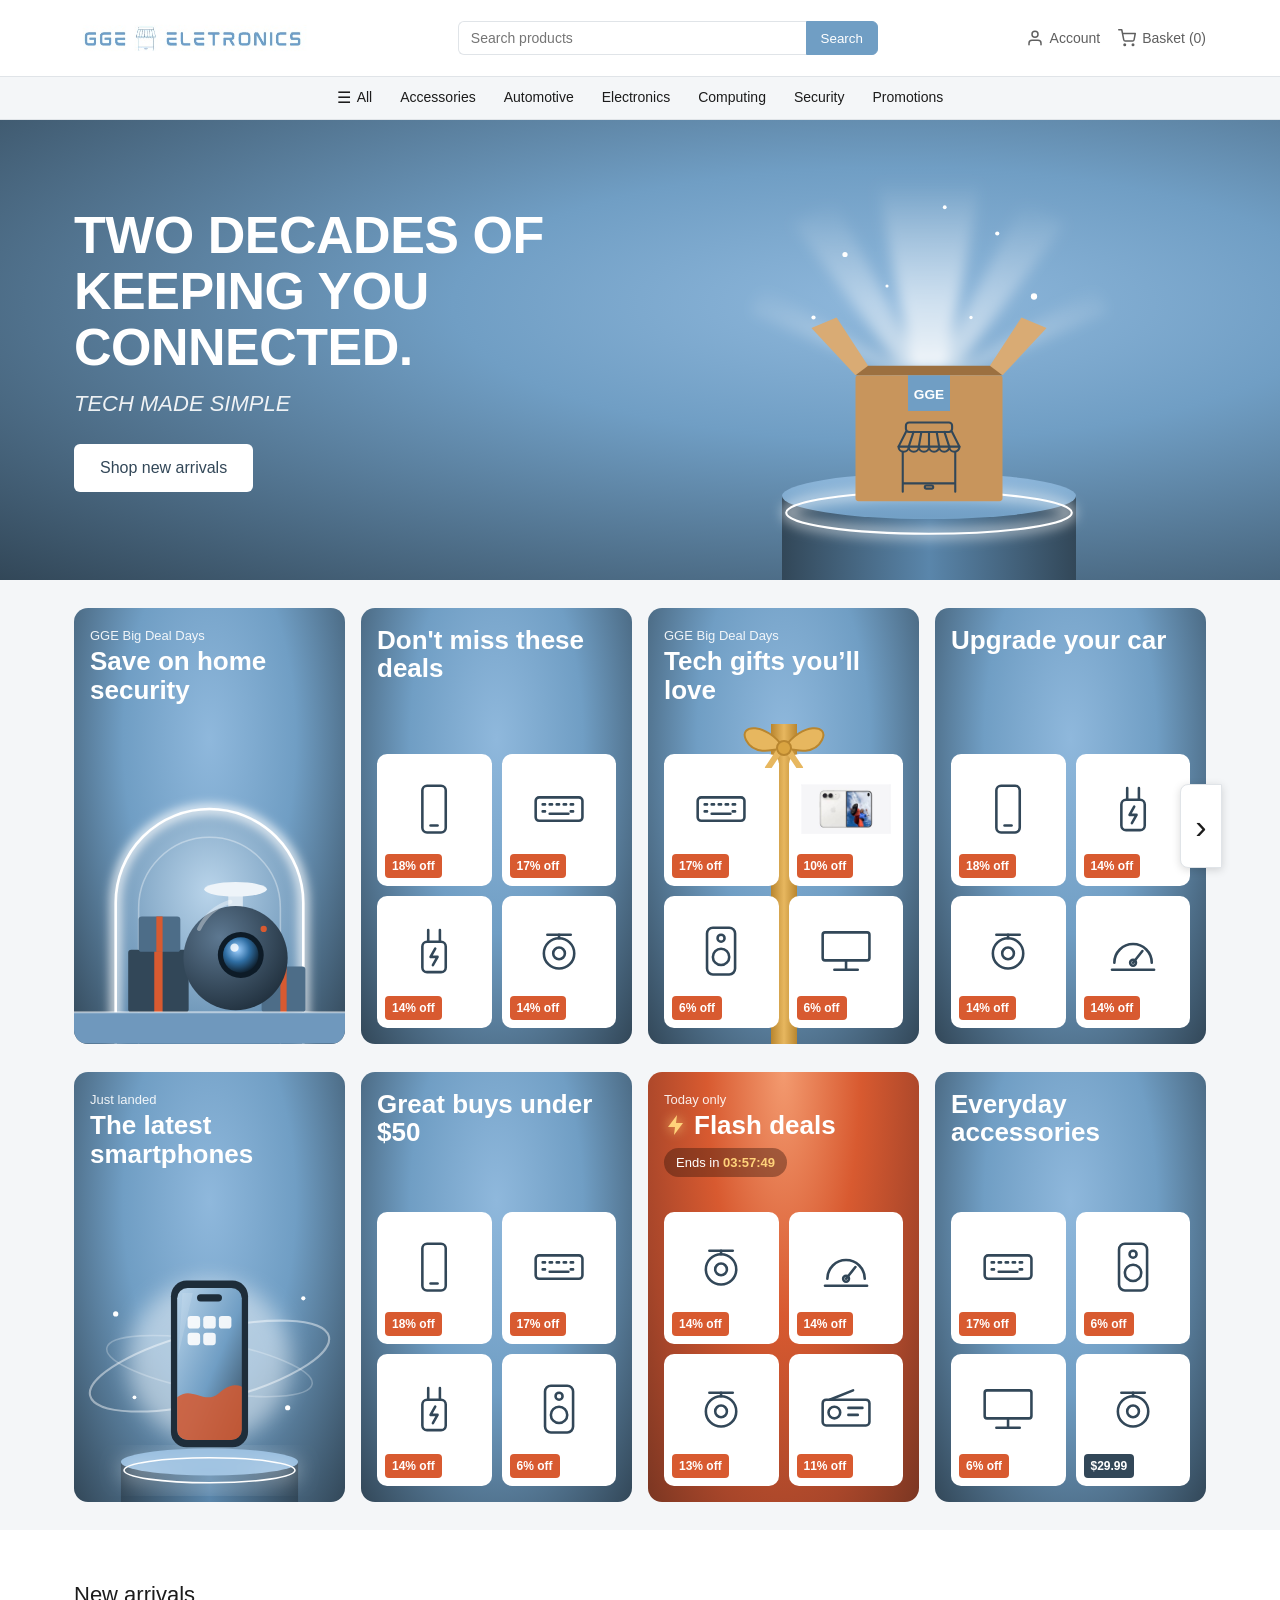
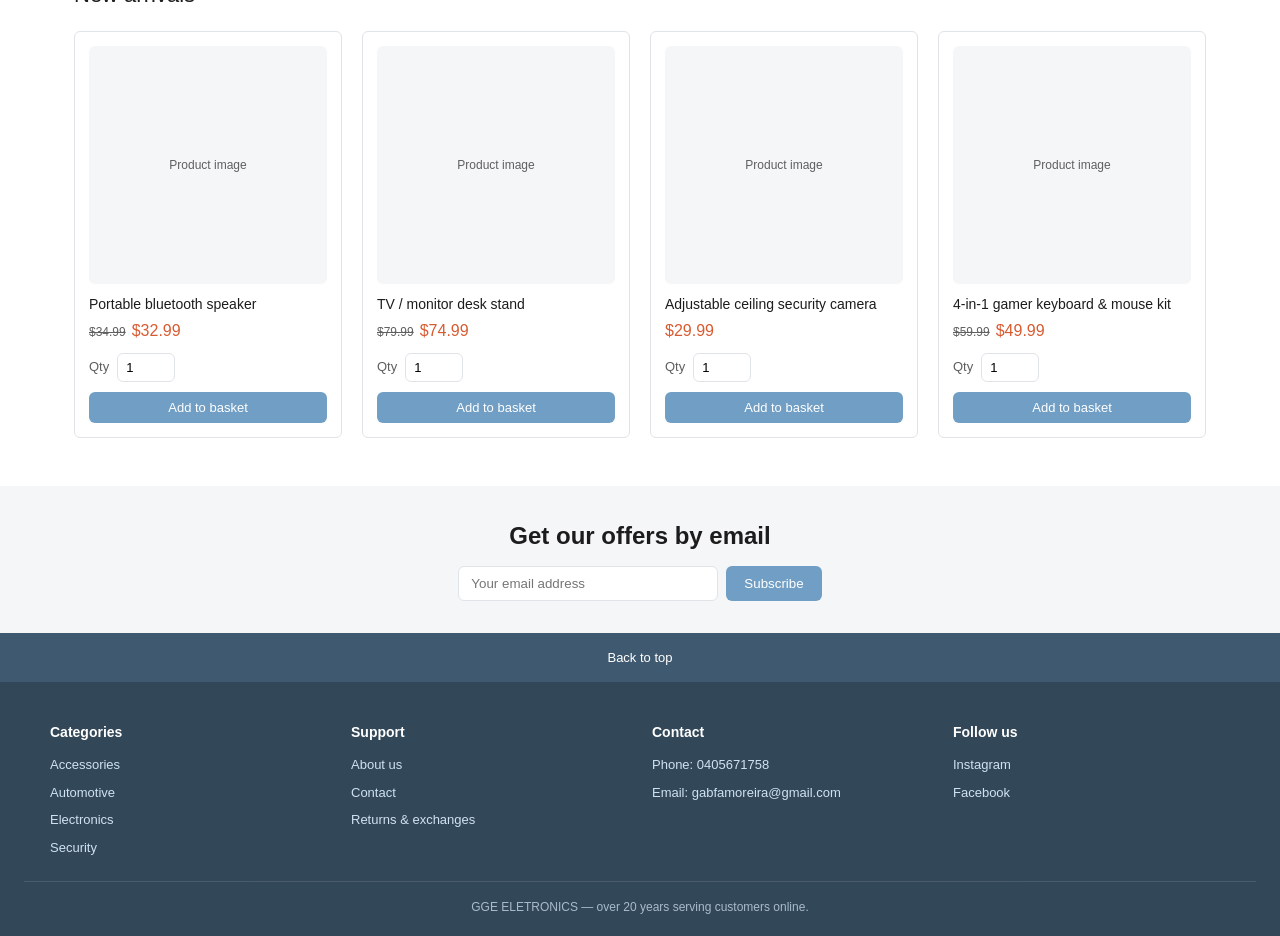
<file: index.html>
﻿<!DOCTYPE html>
<html lang="en">
<head>
<meta charset="UTF-8">
<meta name="viewport" content="width=device-width, initial-scale=1.0">
<title>GGE ELETRONICS — Home</title>
<link rel="stylesheet" href="styles.css">
</head>
<body>

<header class="site-header">
  <div class="header-top">
    <a href="index.html" class="logo"><img src="images/logo-header.png" alt="GGE ELETRONICS"></a>
    <div class="search-wrap">
      <form class="search-bar" action="#" onsubmit="return false;">
        <input type="text" placeholder="Search products" autocomplete="off">
        <button type="submit">Search</button>
      </form>
      <div class="search-results" hidden></div>
    </div>
    <div class="header-icons">
      <a href="account.html">Account</a>
      <a href="cart.html">Basket (0)</a>
    </div>
  </div>
  <nav class="main-nav">
    <ul>
      <li><a href="accessories.html">Accessories</a></li>
      <li><a href="automotive.html">Automotive</a></li>
      <li><a href="electronics.html">Electronics</a></li>
      <li><a href="computing.html">Computing</a></li>
      <li><a href="category.html">Security</a></li>
      <li><a href="promotions.html">Promotions</a></li>
    </ul>
  </nav>
</header>

<section class="hero">
  <div class="wrap">
    <div class="hero-text">
      <h1>Two decades of keeping you connected.</h1>
      <p>Tech made simple</p>
      <a href="#new-arrivals" class="cta">Shop new arrivals</a>
    </div>

    <svg class="hero-art" viewBox="0 0 400 400" role="img" aria-label="An open GGE ELETRONICS box glowing on a stand">
      <defs>
        <linearGradient id="ray" x1="0" y1="1" x2="0" y2="0">
          <stop offset="0" stop-color="#fff" stop-opacity="0.9"/>
          <stop offset="1" stop-color="#fff" stop-opacity="0"/>
        </linearGradient>
        <linearGradient id="stand" x1="0" y1="0" x2="1" y2="0">
          <stop offset="0" stop-color="#324758"/>
          <stop offset="0.5" stop-color="#5a86ab"/>
          <stop offset="1" stop-color="#324758"/>
        </linearGradient>
        <linearGradient id="standTop" x1="0" y1="0" x2="0" y2="1">
          <stop offset="0" stop-color="#8fb8dc"/>
          <stop offset="1" stop-color="#709ec4"/>
        </linearGradient>
        <filter id="blur" x="-50%" y="-50%" width="200%" height="200%">
          <feGaussianBlur stdDeviation="6"/>
        </filter>
      </defs>

      <!-- Light rays -->
      <g class="hero-rays" filter="url(#blur)">
        <polygon points="185,200 215,200 250,20 150,20" fill="url(#ray)"/>
        <polygon points="175,200 195,200 110,40 70,60" fill="url(#ray)" opacity="0.7"/>
        <polygon points="205,200 225,200 330,60 290,40" fill="url(#ray)" opacity="0.7"/>
        <polygon points="168,205 180,200 40,120 30,145" fill="url(#ray)" opacity="0.45"/>
        <polygon points="220,200 232,205 370,145 360,120" fill="url(#ray)" opacity="0.45"/>
      </g>

      <!-- Sparkles -->
      <g class="hero-sparkles" fill="#fff">
        <circle cx="120" cy="90" r="2.5"/>
        <circle cx="265" cy="70" r="2"/>
        <circle cx="300" cy="130" r="3"/>
        <circle cx="90" cy="150" r="2"/>
        <circle cx="215" cy="45" r="1.8"/>
        <circle cx="160" cy="120" r="1.5"/>
        <circle cx="240" cy="150" r="1.6"/>
      </g>

      <!-- Stand -->
      <rect x="60" y="320" width="280" height="80" fill="url(#stand)"/>
      <ellipse cx="200" cy="320" rx="140" ry="22" fill="url(#standTop)"/>
      <ellipse class="hero-ring" cx="200" cy="336" rx="136" ry="20" fill="none" stroke="#fff" stroke-width="5" filter="url(#blur)"/>
      <ellipse cx="200" cy="336" rx="136" ry="20" fill="none" stroke="#fff" stroke-width="2"/>

      <!-- Box -->
      <g class="hero-box">
        <polygon points="130,205 270,205 262,196 138,196" fill="#9c7040"/>
        <polygon points="130,205 88,160 112,150 142,196" fill="#d9ab74"/>
        <polygon points="270,205 312,160 288,150 258,196" fill="#d9ab74"/>
        <rect x="130" y="205" width="140" height="120" rx="3" fill="#c8955c"/>
        <rect x="180" y="205" width="40" height="34" fill="#709ec4"/>
        <text x="200" y="228" text-anchor="middle" font-family="Segoe UI, sans-serif" font-size="13" font-weight="700" fill="#fff">GGE</text>
        <!-- Store icon from the GGE logo -->
        <g fill="none" stroke="#324758" stroke-width="2" stroke-linecap="round" stroke-linejoin="round">
          <rect x="178" y="250" width="44" height="9" rx="3"/>
          <path d="M178 259 L171 273 H229 L222 259"/>
          <path d="M185.3 259 L180.7 273 M192.7 259 L190.3 273 M200 259 V273 M207.3 259 L209.7 273 M214.7 259 L219.3 273"/>
          <path d="M171 273 a4.83 4.83 0 0 0 9.67 0 a4.83 4.83 0 0 0 9.67 0 a4.83 4.83 0 0 0 9.67 0 a4.83 4.83 0 0 0 9.67 0 a4.83 4.83 0 0 0 9.67 0 a4.83 4.83 0 0 0 9.67 0"/>
          <path d="M175 278 V316 M225 278 V316 M175 308 H225"/>
          <rect x="196" y="310" width="8" height="3" rx="1.5"/>
        </g>
      </g>
    </svg>
  </div>
</section>

<section class="deals" data-deals="main" aria-label="Deals">
  <div class="wrap deals-wrap">
    <button type="button" class="deals-arrow deals-prev" aria-label="Previous deals" hidden>&#8249;</button>
    <div class="deals-track"></div>
    <button type="button" class="deals-arrow deals-next" aria-label="More deals">&#8250;</button>
  </div>
</section>

<section class="deals deals-more" data-deals="more" aria-label="More deals">
  <div class="wrap deals-wrap">
    <button type="button" class="deals-arrow deals-prev" aria-label="Previous deals" hidden>&#8249;</button>
    <div class="deals-track"></div>
    <button type="button" class="deals-arrow deals-next" aria-label="More deals">&#8250;</button>
  </div>
</section>

<section class="section" id="new-arrivals">
  <div class="wrap">
    <h2>New arrivals</h2>
    <div class="product-grid" data-product-grid="Accessories"></div>
  </div>
</section>

<section class="newsletter">
  <div class="wrap">
    <h2>Get our offers by email</h2>
    <form onsubmit="return false;">
      <input type="email" placeholder="Your email address">
      <button type="submit">Subscribe</button>
    </form>
  </div>
</section>

<a href="#" class="back-to-top">Back to top</a>
<footer class="site-footer">
  <div class="footer-grid">
    <div>
      <h3>Categories</h3>
      <ul>
        <li><a href="accessories.html">Accessories</a></li>
        <li><a href="automotive.html">Automotive</a></li>
        <li><a href="electronics.html">Electronics</a></li>
        <li><a href="category.html">Security</a></li>
      </ul>
    </div>
    <div>
      <h3>Support</h3>
      <ul>
        <li><a href="about.html">About us</a></li>
        <li><a href="contact.html">Contact</a></li>
        <li><a href="contact.html#returns">Returns &amp; exchanges</a></li>
      </ul>
    </div>
    <div>
      <h3>Contact</h3>
      <ul>
        <li>Phone: 0405671758</li>
        <li>Email: gabfamoreira@gmail.com</li>
      </ul>
    </div>
    <div>
      <h3>Follow us</h3>
      <ul>
        <li><a href="https://www.instagram.com/gge_eletronicos" target="_blank" rel="noopener">Instagram</a></li>
        <li><a href="#">Facebook</a></li>
      </ul>
    </div>
  </div>
  <div class="footer-bottom">GGE ELETRONICS — over 20 years serving customers online.</div>
</footer>

<script src="products.js"></script>
<script src="render.js"></script>
<script src="deals.js"></script>
<script src="cart.js"></script>
<script src="search.js"></script>
<script src="account.js"></script>
<script src="sidebar.js"></script>
</body>
</html>
</file>
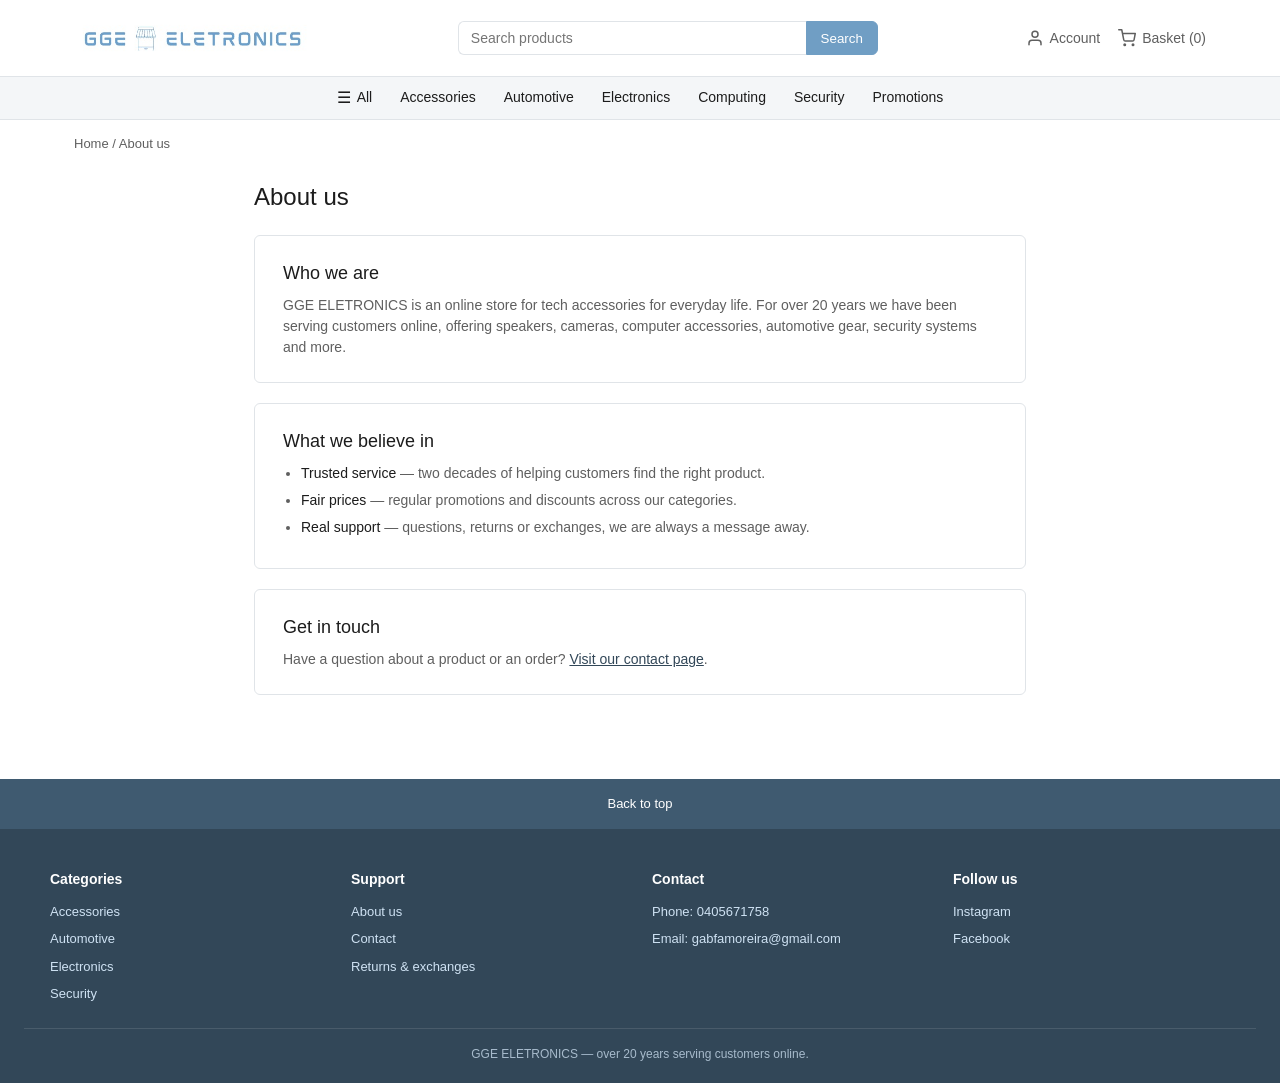
<file: about.html>
﻿<!DOCTYPE html>
<html lang="en">
<head>
<meta charset="UTF-8">
<meta name="viewport" content="width=device-width, initial-scale=1.0">
<title>GGE ELETRONICS — About us</title>
<link rel="stylesheet" href="styles.css">
</head>
<body>

<header class="site-header">
  <div class="header-top">
    <a href="index.html" class="logo"><img src="images/logo-header.png" alt="GGE ELETRONICS"></a>
    <div class="search-wrap">
      <form class="search-bar" action="#" onsubmit="return false;">
        <input type="text" placeholder="Search products" autocomplete="off">
        <button type="submit">Search</button>
      </form>
      <div class="search-results" hidden></div>
    </div>
    <div class="header-icons">
      <a href="account.html">Account</a>
      <a href="cart.html">Basket (0)</a>
    </div>
  </div>
  <nav class="main-nav">
    <ul>
      <li><a href="accessories.html">Accessories</a></li>
      <li><a href="automotive.html">Automotive</a></li>
      <li><a href="electronics.html">Electronics</a></li>
      <li><a href="computing.html">Computing</a></li>
      <li><a href="category.html">Security</a></li>
      <li><a href="promotions.html">Promotions</a></li>
    </ul>
  </nav>
</header>

<div class="breadcrumb">
  <a href="index.html">Home</a> / About us
</div>

<main class="info-page">
  <div class="category-header">
    <h1>About us</h1>
  </div>

  <section class="info-card">
    <h2>Who we are</h2>
    <p>GGE ELETRONICS is an online store for tech accessories for everyday life. For over 20 years we have been serving customers online, offering speakers, cameras, computer accessories, automotive gear, security systems and more.</p>
  </section>

  <section class="info-card">
    <h2>What we believe in</h2>
    <ul>
      <li><strong>Trusted service</strong> — two decades of helping customers find the right product.</li>
      <li><strong>Fair prices</strong> — regular promotions and discounts across our categories.</li>
      <li><strong>Real support</strong> — questions, returns or exchanges, we are always a message away.</li>
    </ul>
  </section>

  <section class="info-card">
    <h2>Get in touch</h2>
    <p>Have a question about a product or an order? <a class="info-link" href="contact.html">Visit our contact page</a>.</p>
  </section>
</main>

<a href="#" class="back-to-top">Back to top</a>
<footer class="site-footer">
  <div class="footer-grid">
    <div>
      <h3>Categories</h3>
      <ul>
        <li><a href="accessories.html">Accessories</a></li>
        <li><a href="automotive.html">Automotive</a></li>
        <li><a href="electronics.html">Electronics</a></li>
        <li><a href="category.html">Security</a></li>
      </ul>
    </div>
    <div>
      <h3>Support</h3>
      <ul>
        <li><a href="about.html">About us</a></li>
        <li><a href="contact.html">Contact</a></li>
        <li><a href="contact.html#returns">Returns &amp; exchanges</a></li>
      </ul>
    </div>
    <div>
      <h3>Contact</h3>
      <ul>
        <li>Phone: 0405671758</li>
        <li>Email: gabfamoreira@gmail.com</li>
      </ul>
    </div>
    <div>
      <h3>Follow us</h3>
      <ul>
        <li><a href="https://www.instagram.com/gge_eletronicos" target="_blank" rel="noopener">Instagram</a></li>
        <li><a href="#">Facebook</a></li>
      </ul>
    </div>
  </div>
  <div class="footer-bottom">GGE ELETRONICS — over 20 years serving customers online.</div>
</footer>

<script src="products.js"></script>
<script src="cart.js"></script>
<script src="search.js"></script>
<script src="account.js"></script>
<script src="sidebar.js"></script>
</body>
</html>
</file>
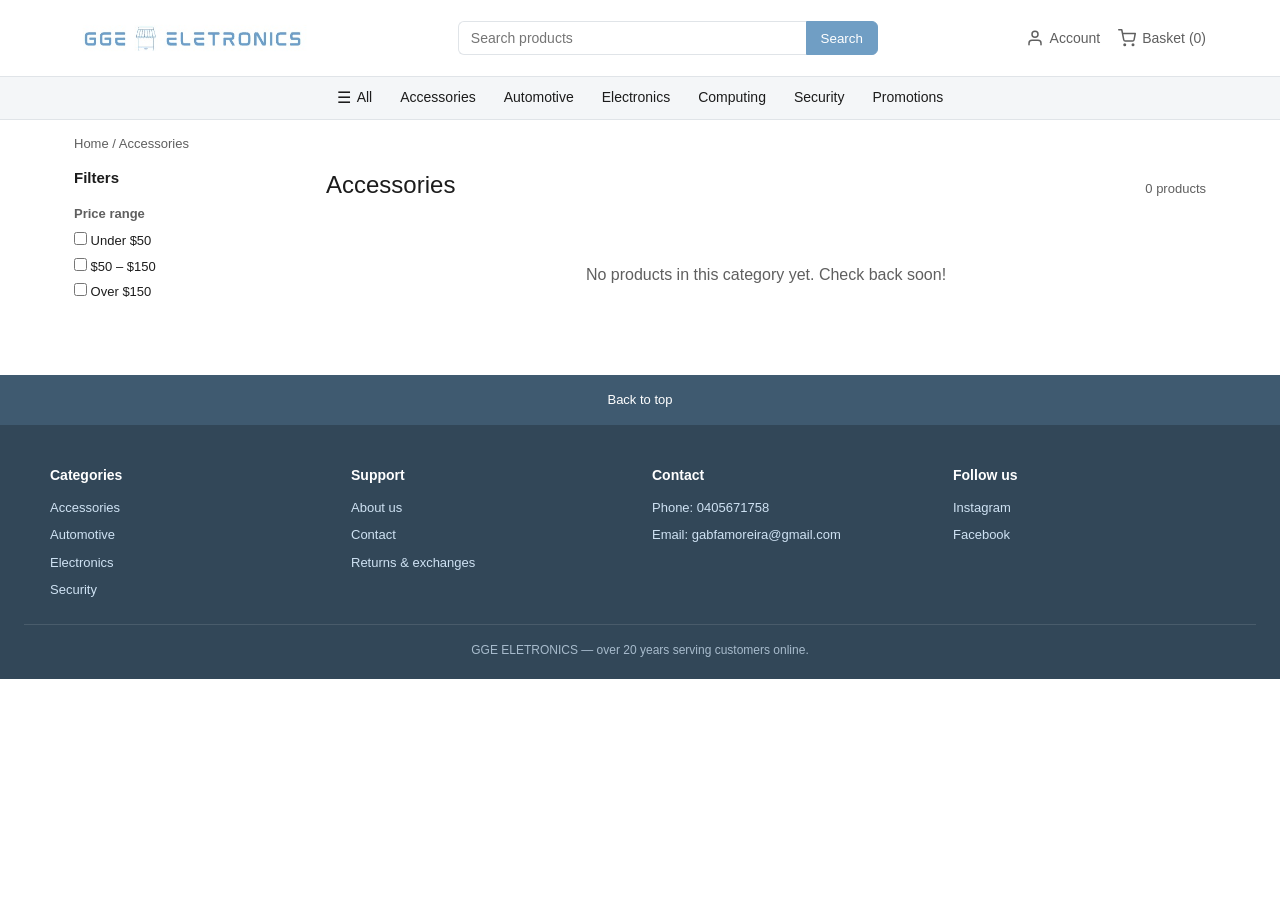
<file: accessories.html>
﻿<!DOCTYPE html>
<html lang="en">
<head>
<meta charset="UTF-8">
<meta name="viewport" content="width=device-width, initial-scale=1.0">
<title>GGE ELETRONICS — Accessories</title>
<link rel="stylesheet" href="styles.css">
</head>
<body>

<header class="site-header">
  <div class="header-top">
    <a href="index.html" class="logo"><img src="images/logo-header.png" alt="GGE ELETRONICS"></a>
    <div class="search-wrap">
      <form class="search-bar" action="#" onsubmit="return false;">
        <input type="text" placeholder="Search products" autocomplete="off">
        <button type="submit">Search</button>
      </form>
      <div class="search-results" hidden></div>
    </div>
    <div class="header-icons">
      <a href="account.html">Account</a>
      <a href="cart.html">Basket (0)</a>
    </div>
  </div>
  <nav class="main-nav">
    <ul>
      <li><a href="accessories.html">Accessories</a></li>
      <li><a href="automotive.html">Automotive</a></li>
      <li><a href="electronics.html">Electronics</a></li>
      <li><a href="computing.html">Computing</a></li>
      <li><a href="category.html">Security</a></li>
      <li><a href="promotions.html">Promotions</a></li>
    </ul>
  </nav>
</header>

<div class="breadcrumb">
  <a href="index.html">Home</a> / Accessories
</div>

<div class="category-layout">
  <aside class="filters">
    <h3>Filters</h3>
    <div class="filter-group">
      <h4>Price range</h4>
      <label><input type="checkbox"> Under $50</label>
      <label><input type="checkbox"> $50 – $150</label>
      <label><input type="checkbox"> Over $150</label>
    </div>
  </aside>

  <main>
    <div class="category-header">
      <h1>Accessories</h1>
      <span>0 products</span>
    </div>

    <p class="category-empty">No products in this category yet. Check back soon!</p>
  </main>
</div>

<a href="#" class="back-to-top">Back to top</a>
<footer class="site-footer">
  <div class="footer-grid">
    <div>
      <h3>Categories</h3>
      <ul>
        <li><a href="accessories.html">Accessories</a></li>
        <li><a href="automotive.html">Automotive</a></li>
        <li><a href="electronics.html">Electronics</a></li>
        <li><a href="category.html">Security</a></li>
      </ul>
    </div>
    <div>
      <h3>Support</h3>
      <ul>
        <li><a href="about.html">About us</a></li>
        <li><a href="contact.html">Contact</a></li>
        <li><a href="contact.html#returns">Returns &amp; exchanges</a></li>
      </ul>
    </div>
    <div>
      <h3>Contact</h3>
      <ul>
        <li>Phone: 0405671758</li>
        <li>Email: gabfamoreira@gmail.com</li>
      </ul>
    </div>
    <div>
      <h3>Follow us</h3>
      <ul>
        <li><a href="https://www.instagram.com/gge_eletronicos" target="_blank" rel="noopener">Instagram</a></li>
        <li><a href="#">Facebook</a></li>
      </ul>
    </div>
  </div>
  <div class="footer-bottom">GGE ELETRONICS — over 20 years serving customers online.</div>
</footer>

<script src="products.js"></script>
<script src="cart.js"></script>
<script src="search.js"></script>
<script src="account.js"></script>
<script src="sidebar.js"></script>
</body>
</html>
</file>
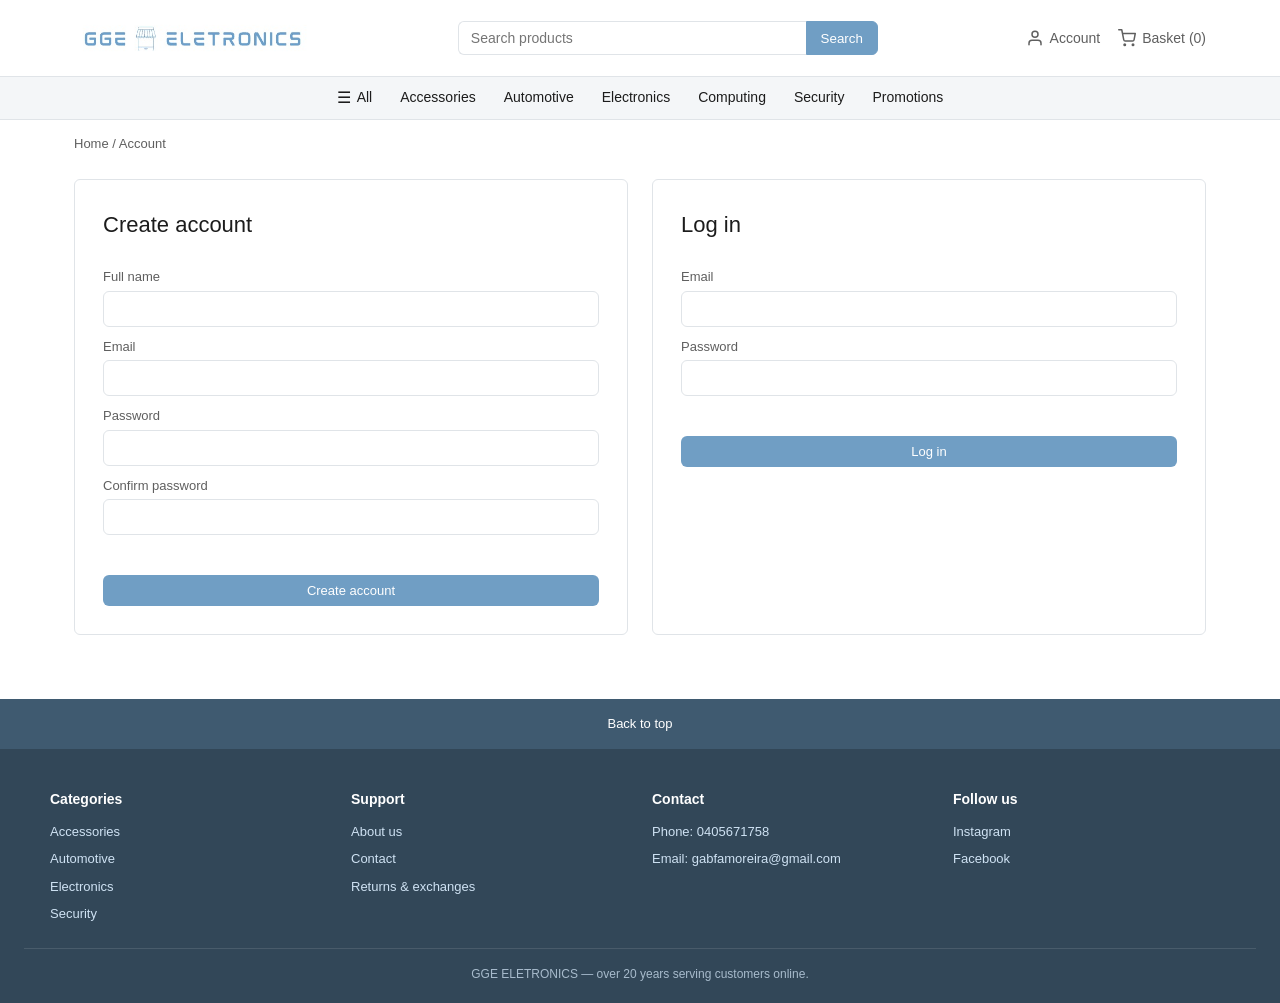
<file: account.html>
﻿<!DOCTYPE html>
<html lang="en">
<head>
<meta charset="UTF-8">
<meta name="viewport" content="width=device-width, initial-scale=1.0">
<title>GGE ELETRONICS — Account</title>
<link rel="stylesheet" href="styles.css">
</head>
<body>

<header class="site-header">
  <div class="header-top">
    <a href="index.html" class="logo"><img src="images/logo-header.png" alt="GGE ELETRONICS"></a>
    <div class="search-wrap">
      <form class="search-bar" action="#" onsubmit="return false;">
        <input type="text" placeholder="Search products" autocomplete="off">
        <button type="submit">Search</button>
      </form>
      <div class="search-results" hidden></div>
    </div>
    <div class="header-icons">
      <a href="account.html">Account</a>
      <a href="cart.html">Basket (0)</a>
    </div>
  </div>
  <nav class="main-nav">
    <ul>
      <li><a href="accessories.html">Accessories</a></li>
      <li><a href="automotive.html">Automotive</a></li>
      <li><a href="electronics.html">Electronics</a></li>
      <li><a href="computing.html">Computing</a></li>
      <li><a href="category.html">Security</a></li>
      <li><a href="promotions.html">Promotions</a></li>
    </ul>
  </nav>
</header>

<div class="breadcrumb">
  <a href="index.html">Home</a> / Account
</div>

<main class="account-page">
  <div class="account-welcome" hidden>
    <h1>Hello, <span class="account-name"></span>!</h1>
    <p>You are logged in as <strong class="account-email"></strong>.</p>
    <button type="button" class="add-btn logout-btn">Log out</button>
  </div>

  <div class="account-forms">
    <section class="account-card">
      <h1>Create account</h1>
      <form id="signup-form" novalidate>
        <label for="signup-name">Full name</label>
        <input id="signup-name" name="name" type="text" autocomplete="name" required>

        <label for="signup-email">Email</label>
        <input id="signup-email" name="email" type="email" autocomplete="email" required>

        <label for="signup-password">Password</label>
        <input id="signup-password" name="password" type="password" autocomplete="new-password" minlength="6" required>

        <label for="signup-confirm">Confirm password</label>
        <input id="signup-confirm" name="confirm" type="password" autocomplete="new-password" required>

        <p class="form-message" role="alert"></p>
        <button type="submit" class="add-btn">Create account</button>
      </form>
    </section>

    <section class="account-card">
      <h1>Log in</h1>
      <form id="login-form" novalidate>
        <label for="login-email">Email</label>
        <input id="login-email" name="email" type="email" autocomplete="email" required>

        <label for="login-password">Password</label>
        <input id="login-password" name="password" type="password" autocomplete="current-password" required>

        <p class="form-message" role="alert"></p>
        <button type="submit" class="add-btn">Log in</button>
      </form>
    </section>
  </div>
</main>

<a href="#" class="back-to-top">Back to top</a>
<footer class="site-footer">
  <div class="footer-grid">
    <div>
      <h3>Categories</h3>
      <ul>
        <li><a href="accessories.html">Accessories</a></li>
        <li><a href="automotive.html">Automotive</a></li>
        <li><a href="electronics.html">Electronics</a></li>
        <li><a href="category.html">Security</a></li>
      </ul>
    </div>
    <div>
      <h3>Support</h3>
      <ul>
        <li><a href="about.html">About us</a></li>
        <li><a href="contact.html">Contact</a></li>
        <li><a href="contact.html#returns">Returns &amp; exchanges</a></li>
      </ul>
    </div>
    <div>
      <h3>Contact</h3>
      <ul>
        <li>Phone: 0405671758</li>
        <li>Email: gabfamoreira@gmail.com</li>
      </ul>
    </div>
    <div>
      <h3>Follow us</h3>
      <ul>
        <li><a href="https://www.instagram.com/gge_eletronicos" target="_blank" rel="noopener">Instagram</a></li>
        <li><a href="#">Facebook</a></li>
      </ul>
    </div>
  </div>
  <div class="footer-bottom">GGE ELETRONICS — over 20 years serving customers online.</div>
</footer>

<script src="products.js"></script>
<script src="cart.js"></script>
<script src="search.js"></script>
<script src="account.js"></script>
<script src="sidebar.js"></script>
</body>
</html>
</file>
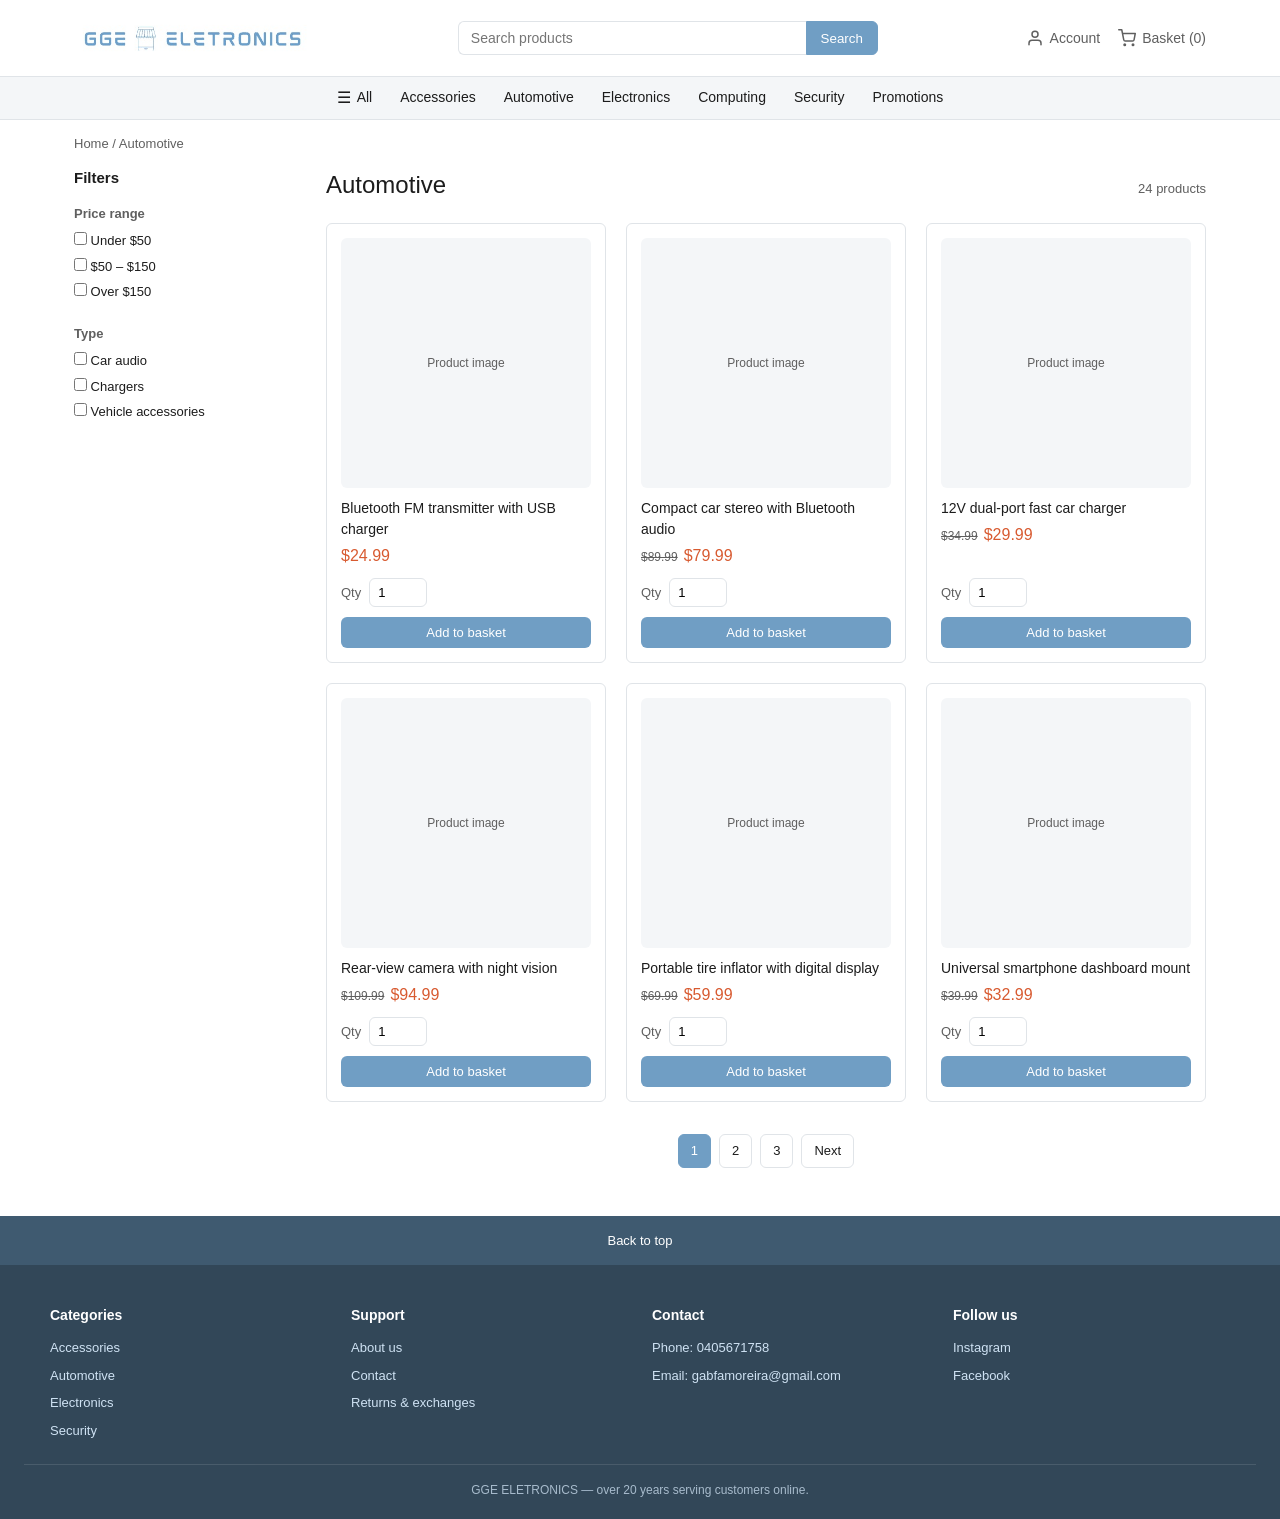
<file: automotive.html>
﻿<!DOCTYPE html>
<html lang="en">
<head>
<meta charset="UTF-8">
<meta name="viewport" content="width=device-width, initial-scale=1.0">
<title>GGE ELETRONICS — Automotive</title>
<link rel="stylesheet" href="styles.css">
</head>
<body>

<header class="site-header">
  <div class="header-top">
    <a href="index.html" class="logo"><img src="images/logo-header.png" alt="GGE ELETRONICS"></a>
    <div class="search-wrap">
      <form class="search-bar" action="#" onsubmit="return false;">
        <input type="text" placeholder="Search products" autocomplete="off">
        <button type="submit">Search</button>
      </form>
      <div class="search-results" hidden></div>
    </div>
    <div class="header-icons">
      <a href="account.html">Account</a>
      <a href="cart.html">Basket (0)</a>
    </div>
  </div>
  <nav class="main-nav">
    <ul>
      <li><a href="accessories.html">Accessories</a></li>
      <li><a href="automotive.html">Automotive</a></li>
      <li><a href="electronics.html">Electronics</a></li>
      <li><a href="computing.html">Computing</a></li>
      <li><a href="category.html">Security</a></li>
      <li><a href="promotions.html">Promotions</a></li>
    </ul>
  </nav>
</header>

<div class="breadcrumb">
  <a href="index.html">Home</a> / Automotive
</div>

<div class="category-layout">
  <aside class="filters">
    <h3>Filters</h3>
    <div class="filter-group">
      <h4>Price range</h4>
      <label><input type="checkbox"> Under $50</label>
      <label><input type="checkbox"> $50 – $150</label>
      <label><input type="checkbox"> Over $150</label>
    </div>
    <div class="filter-group">
      <h4>Type</h4>
      <label><input type="checkbox"> Car audio</label>
      <label><input type="checkbox"> Chargers</label>
      <label><input type="checkbox"> Vehicle accessories</label>
    </div>
  </aside>

  <main>
    <div class="category-header">
      <h1>Automotive</h1>
      <span>24 products</span>
    </div>

    <div class="category-grid">

      <div class="product-card">
        <div class="product-thumb">Product image</div>
        <div class="product-name"><a href="product.html">Bluetooth FM transmitter with USB charger</a></div>
        <div><span class="price-new">$24.99</span></div>
        <button class="add-btn">Add to basket</button>
      </div>

      <div class="product-card">
        <div class="product-thumb">Product image</div>
        <div class="product-name">Compact car stereo with Bluetooth audio</div>
        <div><span class="price-old">$89.99</span><span class="price-new">$79.99</span></div>
        <button class="add-btn">Add to basket</button>
      </div>

      <div class="product-card">
        <div class="product-thumb">Product image</div>
        <div class="product-name">12V dual-port fast car charger</div>
        <div><span class="price-old">$34.99</span><span class="price-new">$29.99</span></div>
        <button class="add-btn">Add to basket</button>
      </div>

      <div class="product-card">
        <div class="product-thumb">Product image</div>
        <div class="product-name">Rear-view camera with night vision</div>
        <div><span class="price-old">$109.99</span><span class="price-new">$94.99</span></div>
        <button class="add-btn">Add to basket</button>
      </div>

      <div class="product-card">
        <div class="product-thumb">Product image</div>
        <div class="product-name">Portable tire inflator with digital display</div>
        <div><span class="price-old">$69.99</span><span class="price-new">$59.99</span></div>
        <button class="add-btn">Add to basket</button>
      </div>

      <div class="product-card">
        <div class="product-thumb">Product image</div>
        <div class="product-name">Universal smartphone dashboard mount</div>
        <div><span class="price-old">$39.99</span><span class="price-new">$32.99</span></div>
        <button class="add-btn">Add to basket</button>
      </div>

    </div>

    <div class="pagination">
      <a href="#" class="active">1</a>
      <a href="#">2</a>
      <a href="#">3</a>
      <a href="#">Next</a>
    </div>
  </main>
</div>

<a href="#" class="back-to-top">Back to top</a>
<footer class="site-footer">
  <div class="footer-grid">
    <div>
      <h3>Categories</h3>
      <ul>
        <li><a href="accessories.html">Accessories</a></li>
        <li><a href="automotive.html">Automotive</a></li>
        <li><a href="electronics.html">Electronics</a></li>
        <li><a href="category.html">Security</a></li>
      </ul>
    </div>
    <div>
      <h3>Support</h3>
      <ul>
        <li><a href="about.html">About us</a></li>
        <li><a href="contact.html">Contact</a></li>
        <li><a href="contact.html#returns">Returns &amp; exchanges</a></li>
      </ul>
    </div>
    <div>
      <h3>Contact</h3>
      <ul>
        <li>Phone: 0405671758</li>
        <li>Email: gabfamoreira@gmail.com</li>
      </ul>
    </div>
    <div>
      <h3>Follow us</h3>
      <ul>
        <li><a href="https://www.instagram.com/gge_eletronicos" target="_blank" rel="noopener">Instagram</a></li>
        <li><a href="#">Facebook</a></li>
      </ul>
    </div>
  </div>
  <div class="footer-bottom">GGE ELETRONICS — over 20 years serving customers online.</div>
</footer>

<script src="products.js"></script>
<script src="cart.js"></script>
<script src="search.js"></script>
<script src="account.js"></script>
<script src="sidebar.js"></script>
</body>
</html>
</file>
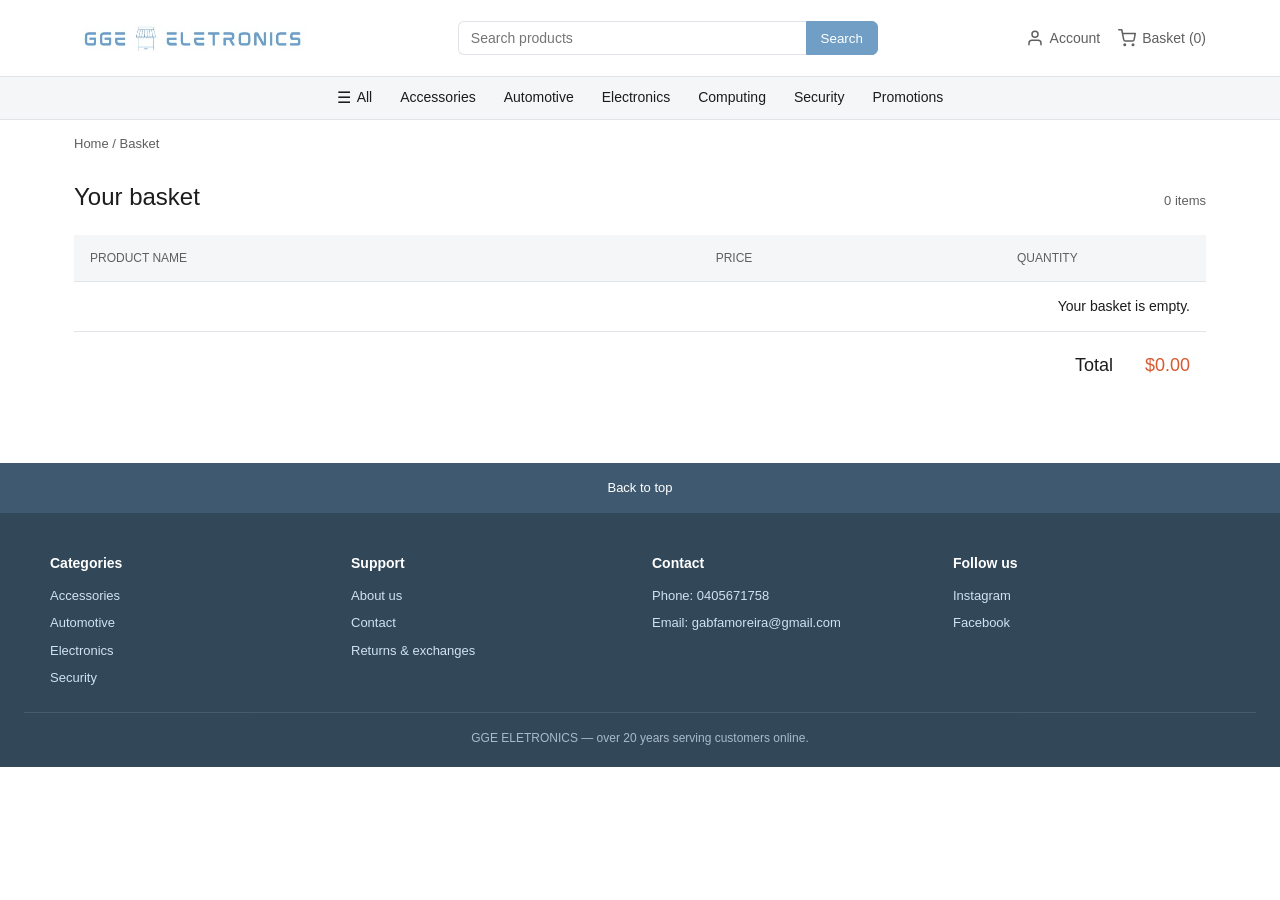
<file: cart.html>
﻿<!DOCTYPE html>
<html lang="en">
<head>
<meta charset="UTF-8">
<meta name="viewport" content="width=device-width, initial-scale=1.0">
<title>GGE ELETRONICS — Basket</title>
<link rel="stylesheet" href="styles.css">
</head>
<body>

<header class="site-header">
  <div class="header-top">
    <a href="index.html" class="logo"><img src="images/logo-header.png" alt="GGE ELETRONICS"></a>
    <div class="search-wrap">
      <form class="search-bar" action="#" onsubmit="return false;">
        <input type="text" placeholder="Search products" autocomplete="off">
        <button type="submit">Search</button>
      </form>
      <div class="search-results" hidden></div>
    </div>
    <div class="header-icons">
      <a href="account.html">Account</a>
      <a href="cart.html">Basket (0)</a>
    </div>
  </div>
  <nav class="main-nav">
    <ul>
      <li><a href="accessories.html">Accessories</a></li>
      <li><a href="automotive.html">Automotive</a></li>
      <li><a href="electronics.html">Electronics</a></li>
      <li><a href="computing.html">Computing</a></li>
      <li><a href="category.html">Security</a></li>
      <li><a href="promotions.html">Promotions</a></li>
    </ul>
  </nav>
</header>

<div class="breadcrumb">
  <a href="index.html">Home</a> / Basket
</div>

<main class="cart-page">
  <div class="category-header">
    <h1>Your basket</h1>
    <span>0 items</span>
  </div>

  <div class="cart-table-wrap">
    <table class="cart-table">
      <thead>
        <tr>
          <th scope="col">Product name</th>
          <th scope="col">Price</th>
          <th scope="col">Quantity</th>
          <th scope="col"><span class="sr-only">Remove</span></th>
        </tr>
      </thead>
      <tbody>
        <tr>
          <td>Basket item placeholder</td>
          <td>$0.00</td>
          <td>0</td>
          <td><button class="remove-btn" type="button">Remove</button></td>
        </tr>
        <tr>
          <td>Basket item placeholder</td>
          <td>$0.00</td>
          <td>0</td>
          <td><button class="remove-btn" type="button">Remove</button></td>
        </tr>
      </tbody>
    </table>
  </div>

  <div class="cart-total">
    <span>Total</span>
    <strong>$0.00</strong>
  </div>
</main>

<a href="#" class="back-to-top">Back to top</a>
<footer class="site-footer">
  <div class="footer-grid">
    <div>
      <h3>Categories</h3>
      <ul>
        <li><a href="accessories.html">Accessories</a></li>
        <li><a href="automotive.html">Automotive</a></li>
        <li><a href="electronics.html">Electronics</a></li>
        <li><a href="category.html">Security</a></li>
      </ul>
    </div>
    <div>
      <h3>Support</h3>
      <ul>
        <li><a href="about.html">About us</a></li>
        <li><a href="contact.html">Contact</a></li>
        <li><a href="contact.html#returns">Returns &amp; exchanges</a></li>
      </ul>
    </div>
    <div>
      <h3>Contact</h3>
      <ul>
        <li>Phone: 0405671758</li>
        <li>Email: gabfamoreira@gmail.com</li>
      </ul>
    </div>
    <div>
      <h3>Follow us</h3>
      <ul>
        <li><a href="https://www.instagram.com/gge_eletronicos" target="_blank" rel="noopener">Instagram</a></li>
        <li><a href="#">Facebook</a></li>
      </ul>
    </div>
  </div>
  <div class="footer-bottom">GGE ELETRONICS — over 20 years serving customers online.</div>
</footer>

<script src="products.js"></script>
<script src="cart.js"></script>
<script src="search.js"></script>
<script src="account.js"></script>
<script src="sidebar.js"></script>
</body>
</html>
</file>
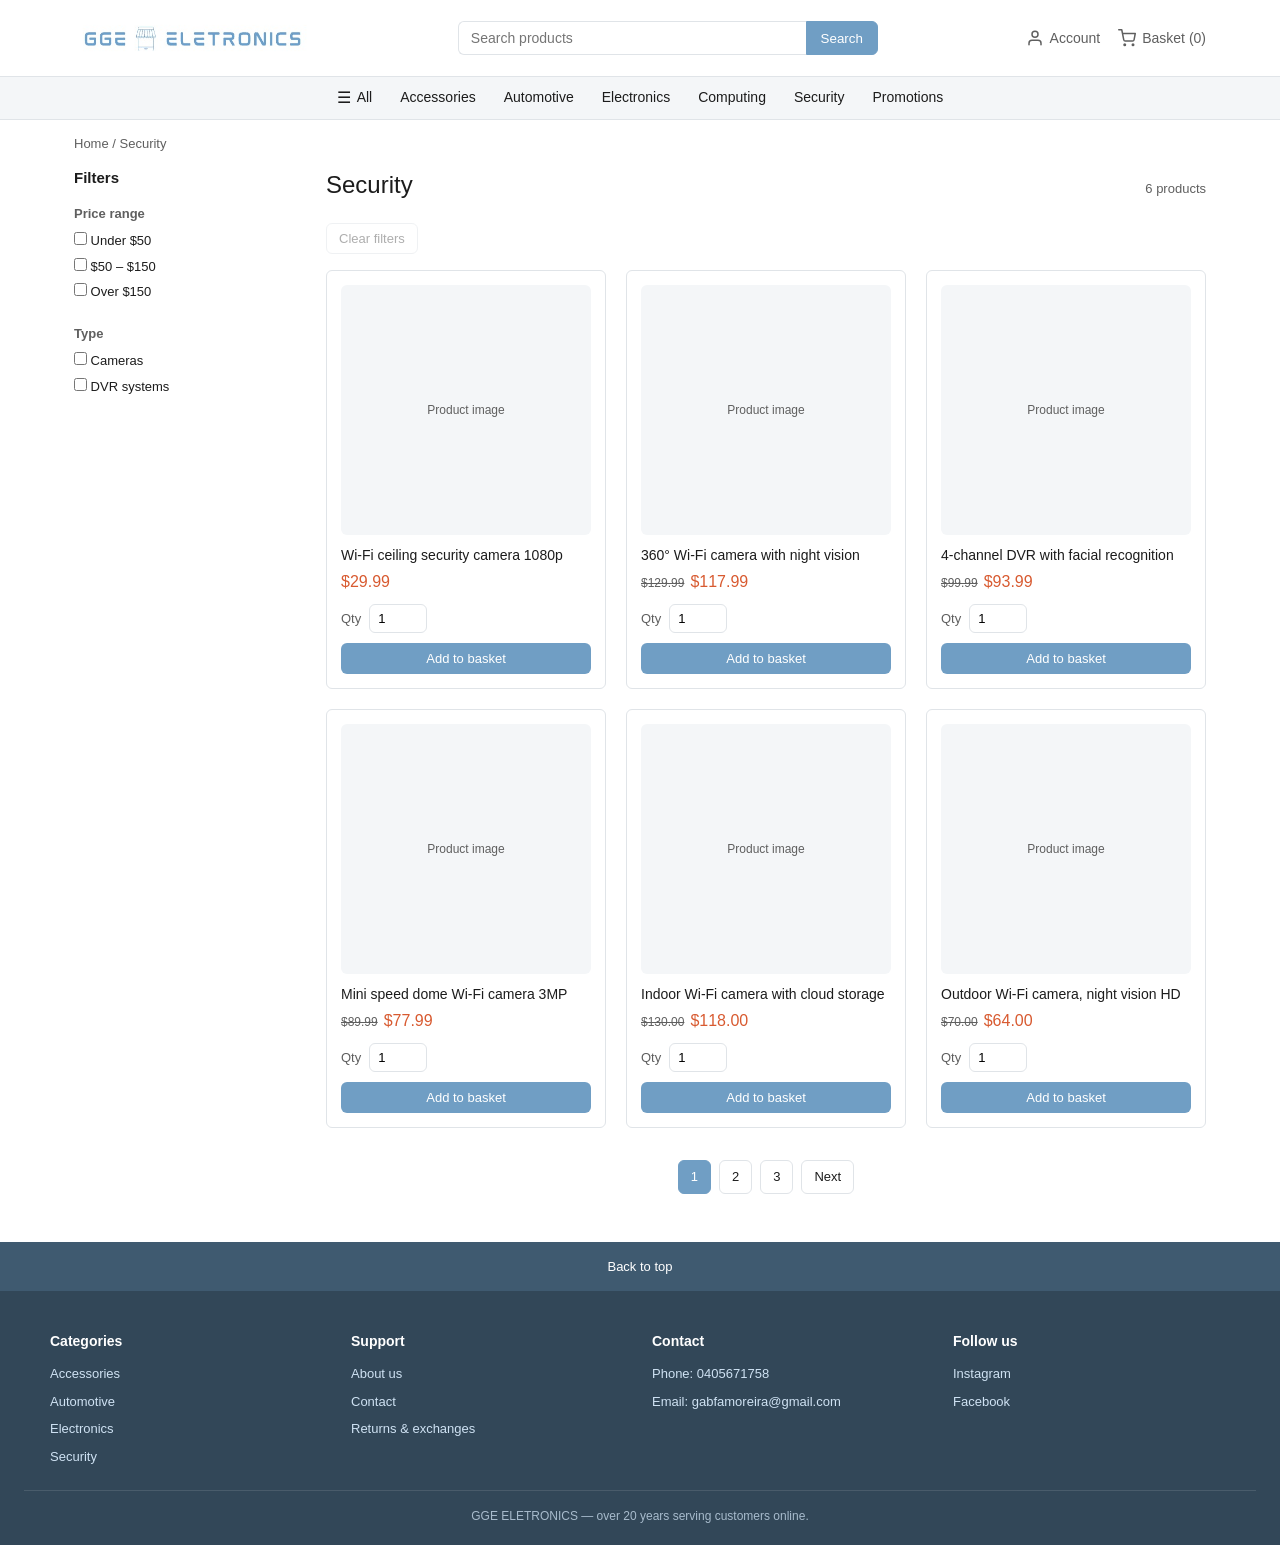
<file: category.html>
﻿<!DOCTYPE html>
<html lang="en">
<head>
<meta charset="UTF-8">
<meta name="viewport" content="width=device-width, initial-scale=1.0">
<title>GGE ELETRONICS — Security</title>
<link rel="stylesheet" href="styles.css">
</head>
<body>

<header class="site-header">
  <div class="header-top">
    <a href="index.html" class="logo"><img src="images/logo-header.png" alt="GGE ELETRONICS"></a>
    <div class="search-wrap">
      <form class="search-bar" action="#" onsubmit="return false;">
        <input type="text" placeholder="Search products" autocomplete="off">
        <button type="submit">Search</button>
      </form>
      <div class="search-results" hidden></div>
    </div>
    <div class="header-icons">
      <a href="account.html">Account</a>
      <a href="cart.html">Basket (0)</a>
    </div>
  </div>
  <nav class="main-nav">
    <ul>
      <li><a href="accessories.html">Accessories</a></li>
      <li><a href="automotive.html">Automotive</a></li>
      <li><a href="electronics.html">Electronics</a></li>
      <li><a href="computing.html">Computing</a></li>
      <li><a href="category.html">Security</a></li>
      <li><a href="promotions.html">Promotions</a></li>
    </ul>
  </nav>
</header>

<div class="breadcrumb">
  <a href="index.html">Home</a> / Security
</div>

<div class="category-layout">
  <aside class="filters">
    <h3>Filters</h3>
    <div class="filter-group">
      <h4>Price range</h4>
      <label><input type="checkbox" data-filter-group="price" value="under-50"> Under $50</label>
      <label><input type="checkbox" data-filter-group="price" value="50-150"> $50 – $150</label>
      <label><input type="checkbox" data-filter-group="price" value="over-150"> Over $150</label>
    </div>
    <div class="filter-group">
      <h4>Type</h4>
      <label><input type="checkbox" data-filter-group="type" value="camera"> Cameras</label>
      <label><input type="checkbox" data-filter-group="type" value="dvr"> DVR systems</label>
    </div>
  </aside>

  <main>
    <div class="category-header">
      <h1>Security</h1>
      <span>6 products</span>
    </div>

    <button class="clear-filters" type="button">Clear filters</button>

    <div class="category-grid" data-product-grid="Security"></div>

    <div class="pagination">
      <a href="#" class="active">1</a>
      <a href="#">2</a>
      <a href="#">3</a>
      <a href="#">Next</a>
    </div>
  </main>
</div>

<a href="#" class="back-to-top">Back to top</a>
<footer class="site-footer">
  <div class="footer-grid">
    <div>
      <h3>Categories</h3>
      <ul>
        <li><a href="accessories.html">Accessories</a></li>
        <li><a href="automotive.html">Automotive</a></li>
        <li><a href="electronics.html">Electronics</a></li>
        <li><a href="category.html">Security</a></li>
      </ul>
    </div>
    <div>
      <h3>Support</h3>
      <ul>
        <li><a href="about.html">About us</a></li>
        <li><a href="contact.html">Contact</a></li>
        <li><a href="contact.html#returns">Returns &amp; exchanges</a></li>
      </ul>
    </div>
    <div>
      <h3>Contact</h3>
      <ul>
        <li>Phone: 0405671758</li>
        <li>Email: gabfamoreira@gmail.com</li>
      </ul>
    </div>
    <div>
      <h3>Follow us</h3>
      <ul>
        <li><a href="https://www.instagram.com/gge_eletronicos" target="_blank" rel="noopener">Instagram</a></li>
        <li><a href="#">Facebook</a></li>
      </ul>
    </div>
  </div>
  <div class="footer-bottom">GGE ELETRONICS — over 20 years serving customers online.</div>
</footer>

<script src="products.js"></script>
<script src="render.js"></script>
<script src="filters.js"></script>
<script src="cart.js"></script>
<script src="search.js"></script>
<script src="account.js"></script>
<script src="sidebar.js"></script>
</body>
</html>
</file>
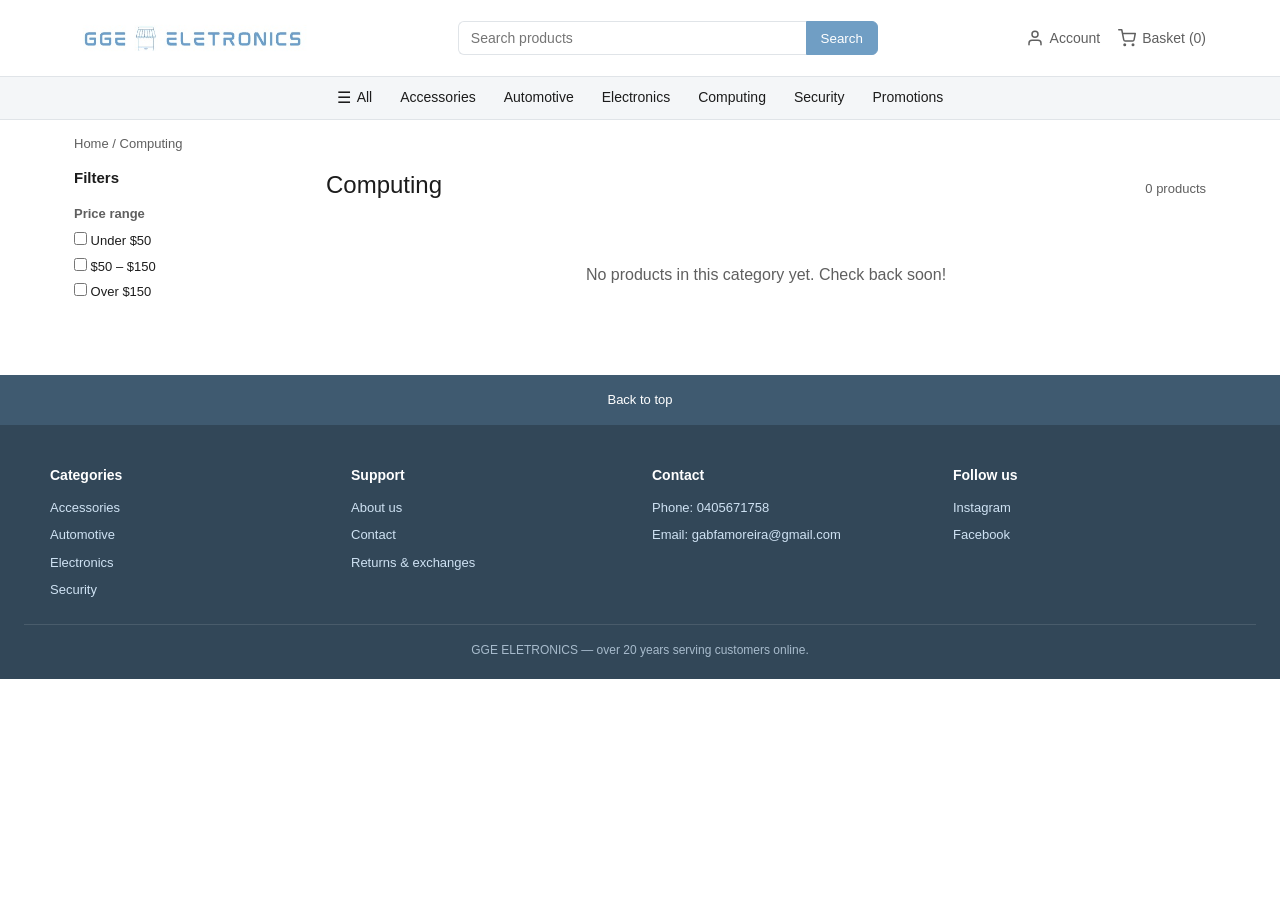
<file: computing.html>
﻿<!DOCTYPE html>
<html lang="en">
<head>
<meta charset="UTF-8">
<meta name="viewport" content="width=device-width, initial-scale=1.0">
<title>GGE ELETRONICS — Computing</title>
<link rel="stylesheet" href="styles.css">
</head>
<body>

<header class="site-header">
  <div class="header-top">
    <a href="index.html" class="logo"><img src="images/logo-header.png" alt="GGE ELETRONICS"></a>
    <div class="search-wrap">
      <form class="search-bar" action="#" onsubmit="return false;">
        <input type="text" placeholder="Search products" autocomplete="off">
        <button type="submit">Search</button>
      </form>
      <div class="search-results" hidden></div>
    </div>
    <div class="header-icons">
      <a href="account.html">Account</a>
      <a href="cart.html">Basket (0)</a>
    </div>
  </div>
  <nav class="main-nav">
    <ul>
      <li><a href="accessories.html">Accessories</a></li>
      <li><a href="automotive.html">Automotive</a></li>
      <li><a href="electronics.html">Electronics</a></li>
      <li><a href="computing.html">Computing</a></li>
      <li><a href="category.html">Security</a></li>
      <li><a href="promotions.html">Promotions</a></li>
    </ul>
  </nav>
</header>

<div class="breadcrumb">
  <a href="index.html">Home</a> / Computing
</div>

<div class="category-layout">
  <aside class="filters">
    <h3>Filters</h3>
    <div class="filter-group">
      <h4>Price range</h4>
      <label><input type="checkbox"> Under $50</label>
      <label><input type="checkbox"> $50 – $150</label>
      <label><input type="checkbox"> Over $150</label>
    </div>
  </aside>

  <main>
    <div class="category-header">
      <h1>Computing</h1>
      <span>0 products</span>
    </div>

    <p class="category-empty">No products in this category yet. Check back soon!</p>
  </main>
</div>

<a href="#" class="back-to-top">Back to top</a>
<footer class="site-footer">
  <div class="footer-grid">
    <div>
      <h3>Categories</h3>
      <ul>
        <li><a href="accessories.html">Accessories</a></li>
        <li><a href="automotive.html">Automotive</a></li>
        <li><a href="electronics.html">Electronics</a></li>
        <li><a href="category.html">Security</a></li>
      </ul>
    </div>
    <div>
      <h3>Support</h3>
      <ul>
        <li><a href="about.html">About us</a></li>
        <li><a href="contact.html">Contact</a></li>
        <li><a href="contact.html#returns">Returns &amp; exchanges</a></li>
      </ul>
    </div>
    <div>
      <h3>Contact</h3>
      <ul>
        <li>Phone: 0405671758</li>
        <li>Email: gabfamoreira@gmail.com</li>
      </ul>
    </div>
    <div>
      <h3>Follow us</h3>
      <ul>
        <li><a href="https://www.instagram.com/gge_eletronicos" target="_blank" rel="noopener">Instagram</a></li>
        <li><a href="#">Facebook</a></li>
      </ul>
    </div>
  </div>
  <div class="footer-bottom">GGE ELETRONICS — over 20 years serving customers online.</div>
</footer>

<script src="products.js"></script>
<script src="cart.js"></script>
<script src="search.js"></script>
<script src="account.js"></script>
<script src="sidebar.js"></script>
</body>
</html>
</file>
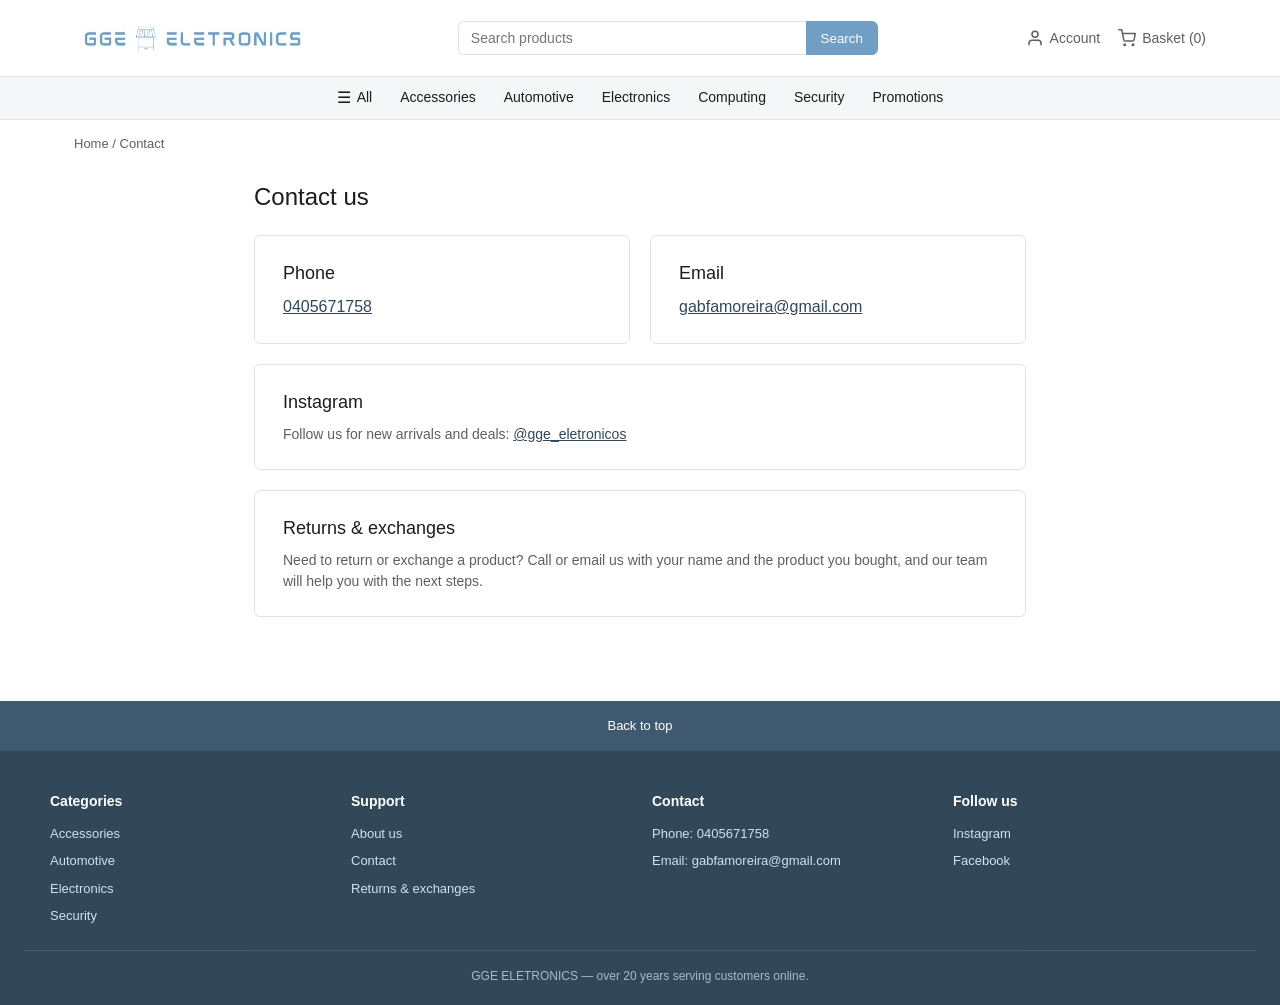
<file: contact.html>
﻿<!DOCTYPE html>
<html lang="en">
<head>
<meta charset="UTF-8">
<meta name="viewport" content="width=device-width, initial-scale=1.0">
<title>GGE ELETRONICS — Contact</title>
<link rel="stylesheet" href="styles.css">
</head>
<body>

<header class="site-header">
  <div class="header-top">
    <a href="index.html" class="logo"><img src="images/logo-header.png" alt="GGE ELETRONICS"></a>
    <div class="search-wrap">
      <form class="search-bar" action="#" onsubmit="return false;">
        <input type="text" placeholder="Search products" autocomplete="off">
        <button type="submit">Search</button>
      </form>
      <div class="search-results" hidden></div>
    </div>
    <div class="header-icons">
      <a href="account.html">Account</a>
      <a href="cart.html">Basket (0)</a>
    </div>
  </div>
  <nav class="main-nav">
    <ul>
      <li><a href="accessories.html">Accessories</a></li>
      <li><a href="automotive.html">Automotive</a></li>
      <li><a href="electronics.html">Electronics</a></li>
      <li><a href="computing.html">Computing</a></li>
      <li><a href="category.html">Security</a></li>
      <li><a href="promotions.html">Promotions</a></li>
    </ul>
  </nav>
</header>

<div class="breadcrumb">
  <a href="index.html">Home</a> / Contact
</div>

<main class="info-page">
  <div class="category-header">
    <h1>Contact us</h1>
  </div>

  <div class="contact-grid">
    <section class="info-card">
      <h2>Phone</h2>
      <p><a class="info-link" href="tel:0405671758">0405671758</a></p>
    </section>
    <section class="info-card">
      <h2>Email</h2>
      <p><a class="info-link" href="mailto:gabfamoreira@gmail.com">gabfamoreira@gmail.com</a></p>
    </section>
  </div>

  <section class="info-card">
    <h2>Instagram</h2>
    <p>Follow us for new arrivals and deals: <a class="info-link" href="https://www.instagram.com/gge_eletronicos" target="_blank" rel="noopener">@gge_eletronicos</a></p>
  </section>

  <section class="info-card" id="returns">
    <h2>Returns &amp; exchanges</h2>
    <p>Need to return or exchange a product? Call or email us with your name and the product you bought, and our team will help you with the next steps.</p>
  </section>
</main>

<a href="#" class="back-to-top">Back to top</a>
<footer class="site-footer">
  <div class="footer-grid">
    <div>
      <h3>Categories</h3>
      <ul>
        <li><a href="accessories.html">Accessories</a></li>
        <li><a href="automotive.html">Automotive</a></li>
        <li><a href="electronics.html">Electronics</a></li>
        <li><a href="category.html">Security</a></li>
      </ul>
    </div>
    <div>
      <h3>Support</h3>
      <ul>
        <li><a href="about.html">About us</a></li>
        <li><a href="contact.html">Contact</a></li>
        <li><a href="contact.html#returns">Returns &amp; exchanges</a></li>
      </ul>
    </div>
    <div>
      <h3>Contact</h3>
      <ul>
        <li>Phone: 0405671758</li>
        <li>Email: gabfamoreira@gmail.com</li>
      </ul>
    </div>
    <div>
      <h3>Follow us</h3>
      <ul>
        <li><a href="https://www.instagram.com/gge_eletronicos" target="_blank" rel="noopener">Instagram</a></li>
        <li><a href="#">Facebook</a></li>
      </ul>
    </div>
  </div>
  <div class="footer-bottom">GGE ELETRONICS — over 20 years serving customers online.</div>
</footer>

<script src="products.js"></script>
<script src="cart.js"></script>
<script src="search.js"></script>
<script src="account.js"></script>
<script src="sidebar.js"></script>
</body>
</html>
</file>
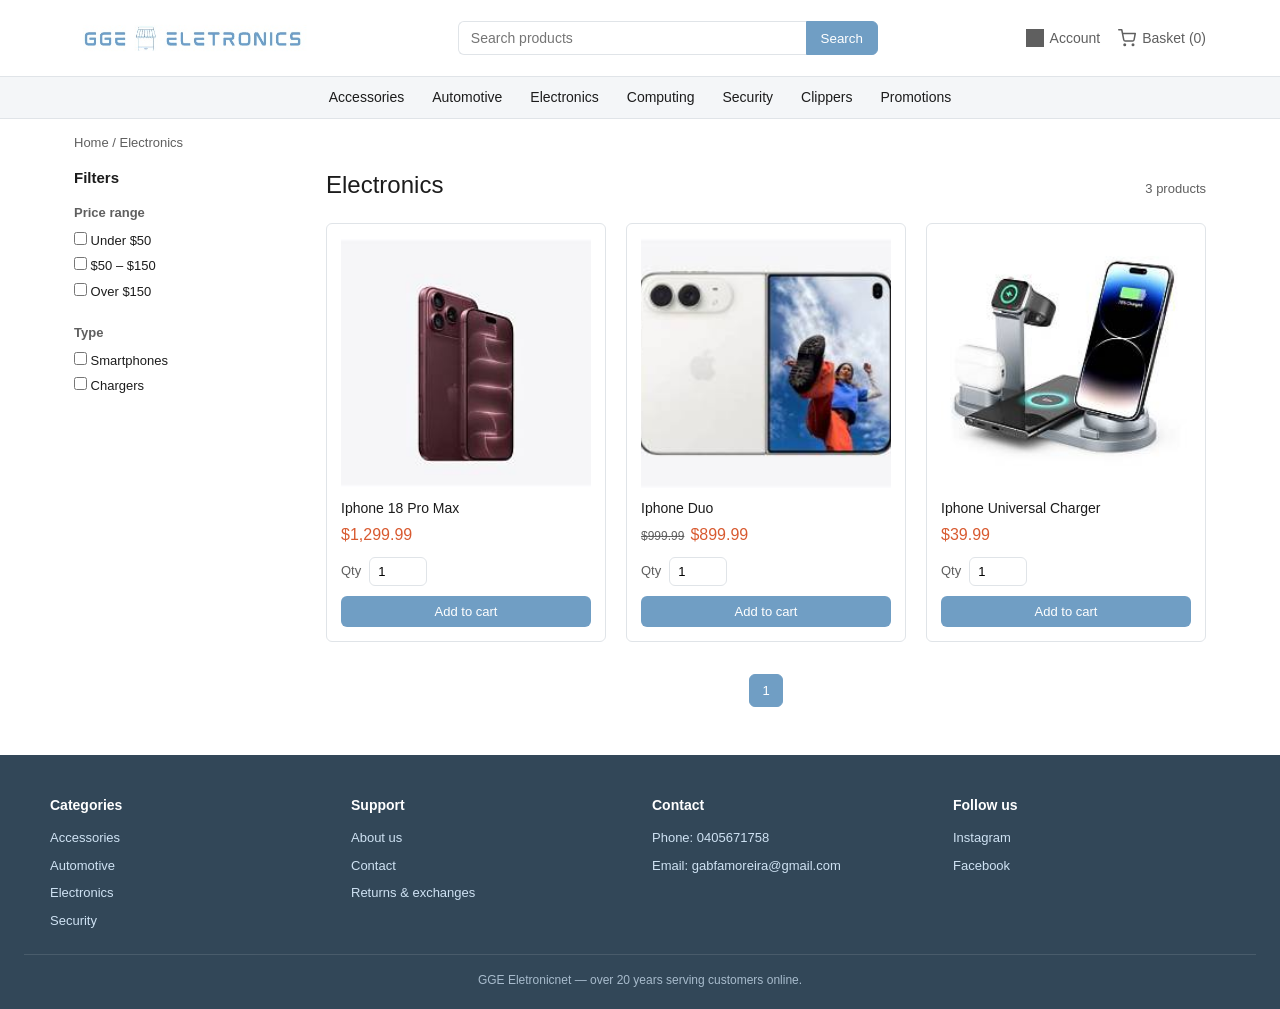
<file: electronics.html>
﻿<!DOCTYPE html>
<html lang="en">
<head>
<meta charset="UTF-8">
<meta name="viewport" content="width=device-width, initial-scale=1.0">
<title>GGE Eletronicnet — Electronics</title>
<link rel="stylesheet" href="styles.css">
</head>
<body>

<header class="site-header">
  <div class="header-top">
    <a href="index.html" class="logo"><img src="images/logo-header.png" alt="GGE Eletronicnet"></a>
    <div class="search-wrap">
      <form class="search-bar" action="#" onsubmit="return false;">
        <input type="text" placeholder="Search products" autocomplete="off">
        <button type="submit">Search</button>
      </form>
      <div class="search-results" hidden></div>
    </div>
    <div class="header-icons">
      <a href="#">Account</a>
      <a href="cart.html">Cart (0)</a>
    </div>
  </div>
  <nav class="main-nav">
    <ul>
      <li><a href="index.html">Accessories</a></li>
      <li><a href="automotive.html">Automotive</a></li>
      <li><a href="electronics.html">Electronics</a></li>
      <li><a href="#">Computing</a></li>
      <li><a href="category.html">Security</a></li>
      <li><a href="#">Clippers</a></li>
      <li><a href="#">Promotions</a></li>
    </ul>
  </nav>
</header>

<div class="breadcrumb">
  <a href="index.html">Home</a> / Electronics
</div>

<div class="category-layout">
  <aside class="filters">
    <h3>Filters</h3>
    <div class="filter-group">
      <h4>Price range</h4>
      <label><input type="checkbox"> Under $50</label>
      <label><input type="checkbox"> $50 – $150</label>
      <label><input type="checkbox"> Over $150</label>
    </div>
    <div class="filter-group">
      <h4>Type</h4>
      <label><input type="checkbox"> Smartphones</label>
      <label><input type="checkbox"> Chargers</label>
    </div>
  </aside>

  <main>
    <div class="category-header">
      <h1>Electronics</h1>
      <span>3 products</span>
    </div>

    <div class="category-grid">

      <div class="product-card">
        <div class="product-thumb"><img src="images/Iphone-18-Pro-Max.jpg.jpg" alt="Iphone 18 Pro Max" onload="this.nextElementSibling.hidden = true" onerror="this.hidden = true"><span>Product image</span></div>
        <div class="product-name">Iphone 18 Pro Max</div>
        <div><span class="price-new">$1,299.99</span></div>
        <button class="add-btn">Add to cart</button>
      </div>

      <div class="product-card">
        <div class="product-thumb"><img src="images/Iphone-Duo.jpg.jpg" alt="Iphone Duo" onload="this.nextElementSibling.hidden = true" onerror="this.hidden = true"><span>Product image</span></div>
        <div class="product-name">Iphone Duo</div>
        <div><span class="price-old">$999.99</span><span class="price-new">$899.99</span></div>
        <button class="add-btn">Add to cart</button>
      </div>

      <div class="product-card">
        <div class="product-thumb"><img src="images/Iphone-Universal-Charger.jpg" alt="Iphone Universal Charger" onload="this.nextElementSibling.hidden = true" onerror="this.hidden = true"><span>Product image</span></div>
        <div class="product-name">Iphone Universal Charger</div>
        <div><span class="price-new">$39.99</span></div>
        <button class="add-btn">Add to cart</button>
      </div>

    </div>

    <div class="pagination">
      <a href="#" class="active">1</a>
    </div>
  </main>
</div>

<footer class="site-footer">
  <div class="footer-grid">
    <div>
      <h3>Categories</h3>
      <ul>
        <li><a href="index.html">Accessories</a></li>
        <li><a href="automotive.html">Automotive</a></li>
        <li><a href="electronics.html">Electronics</a></li>
        <li><a href="category.html">Security</a></li>
      </ul>
    </div>
    <div>
      <h3>Support</h3>
      <ul>
        <li><a href="#">About us</a></li>
        <li><a href="#">Contact</a></li>
        <li><a href="#">Returns &amp; exchanges</a></li>
      </ul>
    </div>
    <div>
      <h3>Contact</h3>
      <ul>
        <li>Phone: 0405671758</li>
        <li>Email: gabfamoreira@gmail.com</li>
      </ul>
    </div>
    <div>
      <h3>Follow us</h3>
      <ul>
        <li><a href="#">Instagram</a></li>
        <li><a href="#">Facebook</a></li>
      </ul>
    </div>
  </div>
  <div class="footer-bottom">GGE Eletronicnet — over 20 years serving customers online.</div>
</footer>

<script src="products.js"></script>
<script src="cart.js"></script>
<script src="search.js"></script>
</body>
</html>
</file>
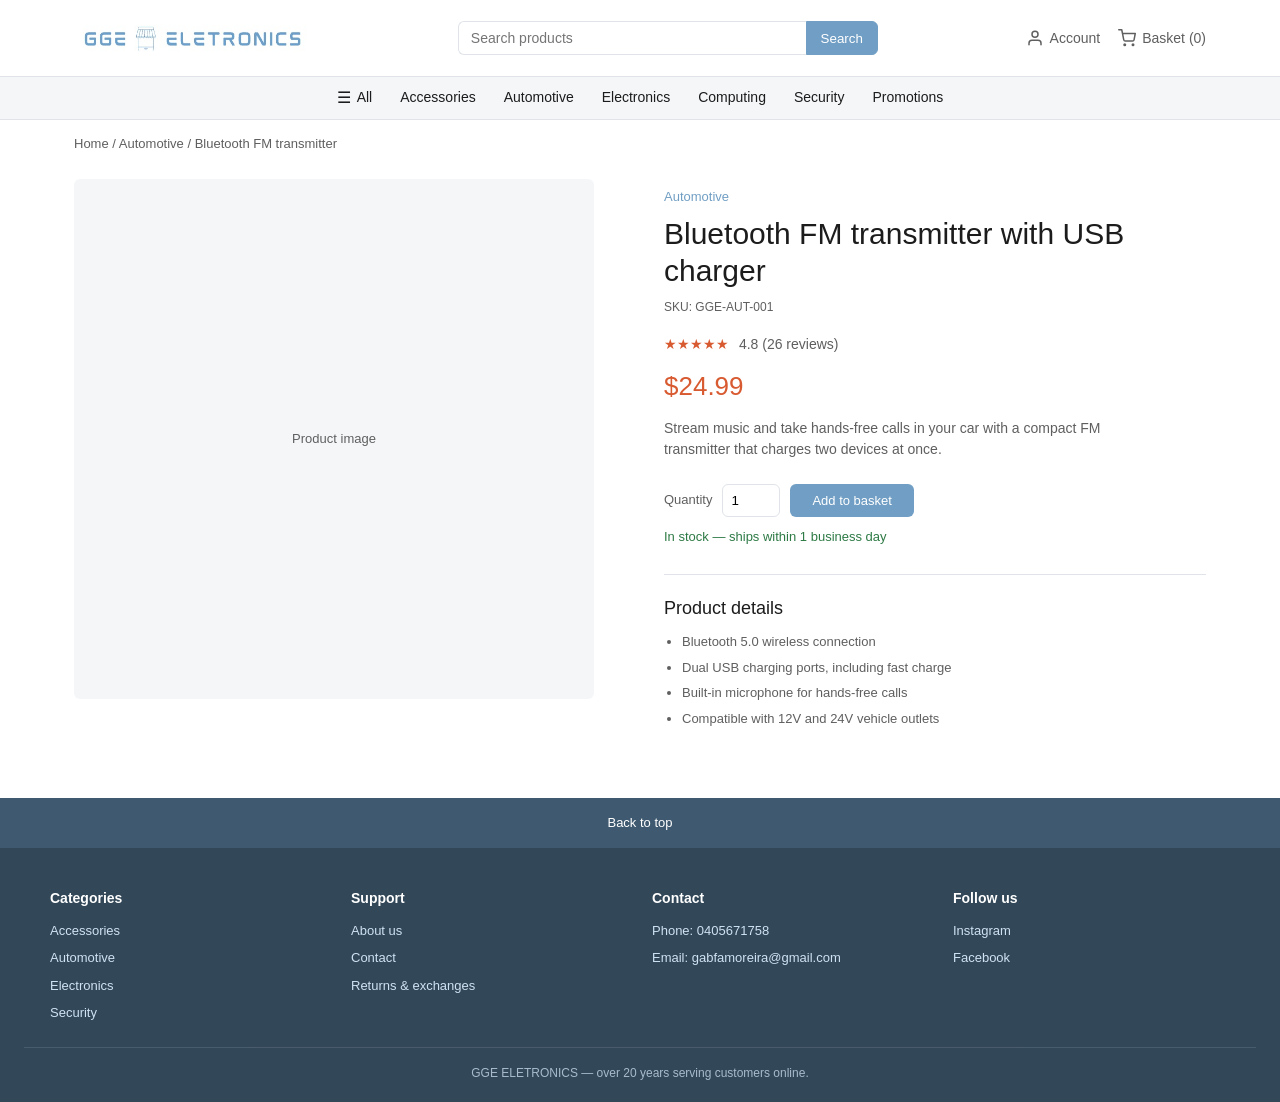
<file: product.html>
﻿<!DOCTYPE html>
<html lang="en">
<head>
<meta charset="UTF-8">
<meta name="viewport" content="width=device-width, initial-scale=1.0">
<title>GGE ELETRONICS — Bluetooth FM Transmitter</title>
<link rel="stylesheet" href="styles.css">
</head>
<body>

<header class="site-header">
  <div class="header-top">
    <a href="index.html" class="logo"><img src="images/logo-header.png" alt="GGE ELETRONICS"></a>
    <div class="search-wrap">
      <form class="search-bar" action="#" onsubmit="return false;">
        <input type="text" placeholder="Search products" autocomplete="off">
        <button type="submit">Search</button>
      </form>
      <div class="search-results" hidden></div>
    </div>
    <div class="header-icons">
      <a href="account.html">Account</a>
      <a href="cart.html">Basket (0)</a>
    </div>
  </div>
  <nav class="main-nav">
    <ul>
      <li><a href="accessories.html">Accessories</a></li>
      <li><a href="automotive.html">Automotive</a></li>
      <li><a href="electronics.html">Electronics</a></li>
      <li><a href="computing.html">Computing</a></li>
      <li><a href="category.html">Security</a></li>
      <li><a href="promotions.html">Promotions</a></li>
    </ul>
  </nav>
</header>

<div class="breadcrumb">
  <a href="index.html">Home</a> / <a href="automotive.html">Automotive</a> / Bluetooth FM transmitter
</div>

<main class="product-detail">
  <div class="product-gallery">
    <div class="product-detail-thumb">Product image</div>
  </div>

  <section class="product-info">
    <p class="product-category">Automotive</p>
    <h1>Bluetooth FM transmitter with USB charger</h1>
    <p class="product-code">SKU: GGE-AUT-001</p>
    <div class="product-rating">★★★★★ <span>4.8 (26 reviews)</span></div>
    <div class="product-detail-price">$24.99</div>
    <p class="product-summary">Stream music and take hands-free calls in your car with a compact FM transmitter that charges two devices at once.</p>

    <div class="purchase-row">
      <label for="quantity">Quantity</label>
      <input id="quantity" type="number" min="1" value="1">
      <button class="add-btn">Add to basket</button>
    </div>
    <p class="stock-status">In stock — ships within 1 business day</p>

    <div class="product-features">
      <h2>Product details</h2>
      <ul>
        <li>Bluetooth 5.0 wireless connection</li>
        <li>Dual USB charging ports, including fast charge</li>
        <li>Built-in microphone for hands-free calls</li>
        <li>Compatible with 12V and 24V vehicle outlets</li>
      </ul>
    </div>
  </section>
</main>

<a href="#" class="back-to-top">Back to top</a>
<footer class="site-footer">
  <div class="footer-grid">
    <div>
      <h3>Categories</h3>
      <ul>
        <li><a href="accessories.html">Accessories</a></li>
        <li><a href="automotive.html">Automotive</a></li>
        <li><a href="electronics.html">Electronics</a></li>
        <li><a href="category.html">Security</a></li>
      </ul>
    </div>
    <div>
      <h3>Support</h3>
      <ul>
        <li><a href="about.html">About us</a></li>
        <li><a href="contact.html">Contact</a></li>
        <li><a href="contact.html#returns">Returns &amp; exchanges</a></li>
      </ul>
    </div>
    <div>
      <h3>Contact</h3>
      <ul>
        <li>Phone: 0405671758</li>
        <li>Email: gabfamoreira@gmail.com</li>
      </ul>
    </div>
    <div>
      <h3>Follow us</h3>
      <ul>
        <li><a href="https://www.instagram.com/gge_eletronicos" target="_blank" rel="noopener">Instagram</a></li>
        <li><a href="#">Facebook</a></li>
      </ul>
    </div>
  </div>
  <div class="footer-bottom">GGE ELETRONICS — over 20 years serving customers online.</div>
</footer>

<script src="products.js"></script>
<script src="cart.js"></script>
<script src="search.js"></script>
<script src="account.js"></script>
<script src="sidebar.js"></script>
</body>
</html>
</file>
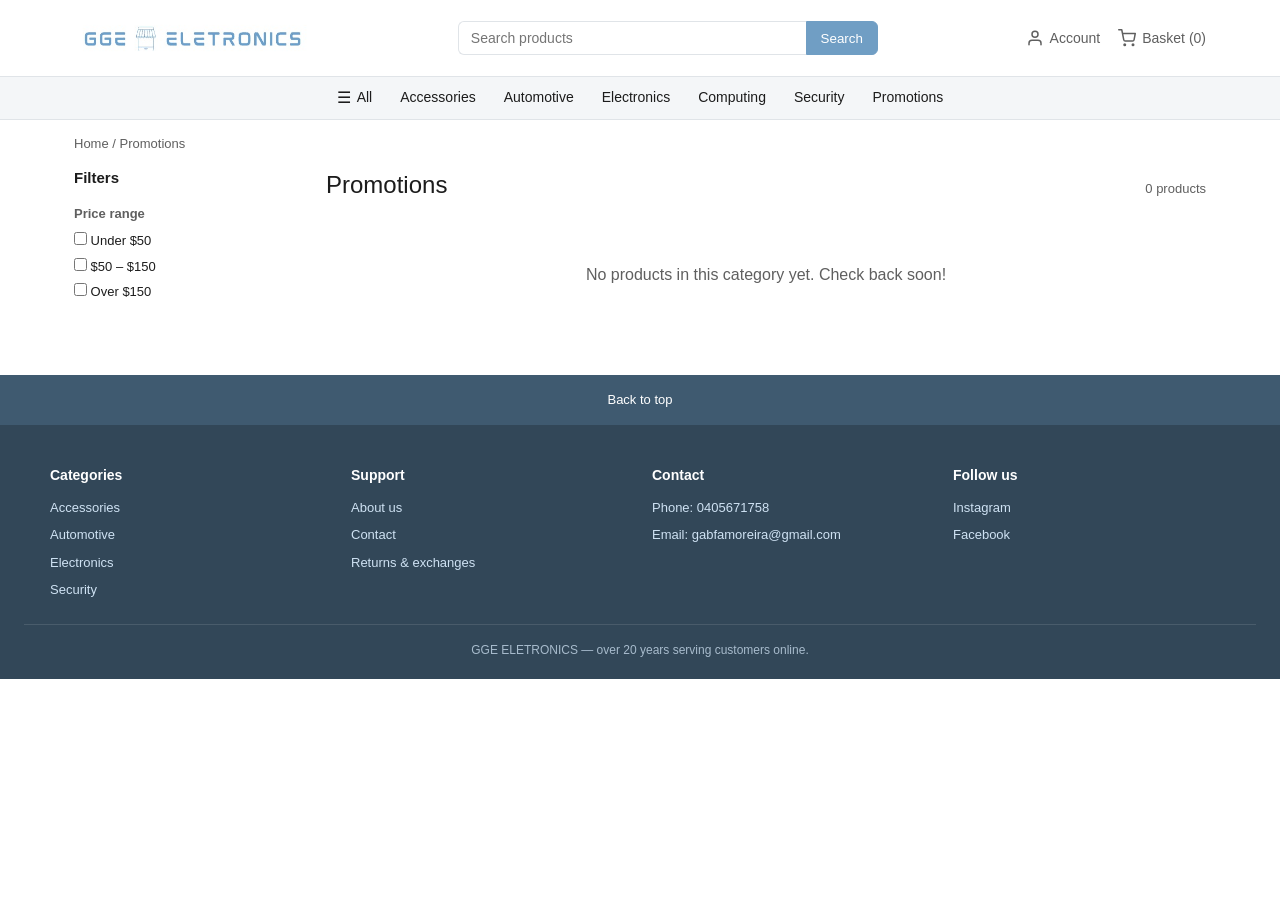
<file: promotions.html>
﻿<!DOCTYPE html>
<html lang="en">
<head>
<meta charset="UTF-8">
<meta name="viewport" content="width=device-width, initial-scale=1.0">
<title>GGE ELETRONICS — Promotions</title>
<link rel="stylesheet" href="styles.css">
</head>
<body>

<header class="site-header">
  <div class="header-top">
    <a href="index.html" class="logo"><img src="images/logo-header.png" alt="GGE ELETRONICS"></a>
    <div class="search-wrap">
      <form class="search-bar" action="#" onsubmit="return false;">
        <input type="text" placeholder="Search products" autocomplete="off">
        <button type="submit">Search</button>
      </form>
      <div class="search-results" hidden></div>
    </div>
    <div class="header-icons">
      <a href="account.html">Account</a>
      <a href="cart.html">Basket (0)</a>
    </div>
  </div>
  <nav class="main-nav">
    <ul>
      <li><a href="accessories.html">Accessories</a></li>
      <li><a href="automotive.html">Automotive</a></li>
      <li><a href="electronics.html">Electronics</a></li>
      <li><a href="computing.html">Computing</a></li>
      <li><a href="category.html">Security</a></li>
      <li><a href="promotions.html">Promotions</a></li>
    </ul>
  </nav>
</header>

<div class="breadcrumb">
  <a href="index.html">Home</a> / Promotions
</div>

<div class="category-layout">
  <aside class="filters">
    <h3>Filters</h3>
    <div class="filter-group">
      <h4>Price range</h4>
      <label><input type="checkbox"> Under $50</label>
      <label><input type="checkbox"> $50 – $150</label>
      <label><input type="checkbox"> Over $150</label>
    </div>
  </aside>

  <main>
    <div class="category-header">
      <h1>Promotions</h1>
      <span>0 products</span>
    </div>

    <p class="category-empty">No products in this category yet. Check back soon!</p>
  </main>
</div>

<a href="#" class="back-to-top">Back to top</a>
<footer class="site-footer">
  <div class="footer-grid">
    <div>
      <h3>Categories</h3>
      <ul>
        <li><a href="accessories.html">Accessories</a></li>
        <li><a href="automotive.html">Automotive</a></li>
        <li><a href="electronics.html">Electronics</a></li>
        <li><a href="category.html">Security</a></li>
      </ul>
    </div>
    <div>
      <h3>Support</h3>
      <ul>
        <li><a href="about.html">About us</a></li>
        <li><a href="contact.html">Contact</a></li>
        <li><a href="contact.html#returns">Returns &amp; exchanges</a></li>
      </ul>
    </div>
    <div>
      <h3>Contact</h3>
      <ul>
        <li>Phone: 0405671758</li>
        <li>Email: gabfamoreira@gmail.com</li>
      </ul>
    </div>
    <div>
      <h3>Follow us</h3>
      <ul>
        <li><a href="https://www.instagram.com/gge_eletronicos" target="_blank" rel="noopener">Instagram</a></li>
        <li><a href="#">Facebook</a></li>
      </ul>
    </div>
  </div>
  <div class="footer-bottom">GGE ELETRONICS — over 20 years serving customers online.</div>
</footer>

<script src="products.js"></script>
<script src="cart.js"></script>
<script src="search.js"></script>
<script src="account.js"></script>
<script src="sidebar.js"></script>
</body>
</html>
</file>
<file: styles.css>
/* GGE ELETRONICS — shared stylesheet
   Original build for coursework, not copied from any live site. */

:root {
  --color-primary: #709ec4;
  --color-primary-dark: #324758;
  --color-accent: #d85a30;
  --color-bg: #ffffff;
  --color-bg-alt: #f4f6f8;
  --color-text: #1c1c1c;
  --color-text-muted: #5f5f5f;
  --color-border: #e0e4e8;
  --font-heading: "Poppins", "Segoe UI", sans-serif;
  --font-body: "Inter", "Segoe UI", sans-serif;
  --radius: 6px;
  --max-width: 1180px;
}

* { box-sizing: border-box; margin: 0; padding: 0; }

body {
  font-family: var(--font-body);
  color: var(--color-text);
  background: var(--color-bg);
  line-height: 1.5;
}

a { color: inherit; text-decoration: none; }
img { max-width: 100%; display: block; }

.wrap {
  max-width: var(--max-width);
  margin: 0 auto;
  padding: 0 24px;
}

/* Header */
.site-header {
  border-bottom: 1px solid var(--color-border);
}

.header-top {
  display: flex;
  align-items: center;
  justify-content: space-between;
  gap: 16px;
  padding: 16px 24px;
  max-width: var(--max-width);
  margin: 0 auto;
}

.logo {
  display: flex;
  align-items: center;
}

.logo img {
  height: 44px;
  width: auto;
}

.search-wrap {
  position: relative;
  flex: 1;
  max-width: 420px;
}

.search-bar {
  display: flex;
}

.search-bar input {
  flex: 1;
  padding: 8px 12px;
  border: 1px solid var(--color-border);
  border-right: none;
  border-radius: var(--radius) 0 0 var(--radius);
  font-size: 14px;
}

.search-bar button {
  padding: 8px 14px;
  border: 1px solid var(--color-primary);
  background: var(--color-primary);
  color: #fff;
  border-radius: 0 var(--radius) var(--radius) 0;
  cursor: pointer;
}

.search-results {
  position: absolute;
  top: calc(100% + 6px);
  left: 0;
  right: 0;
  background: var(--color-bg);
  border: 1px solid var(--color-border);
  border-radius: var(--radius);
  box-shadow: 0 8px 20px rgba(0,0,0,0.12);
  max-height: 320px;
  overflow-y: auto;
  z-index: 20;
}

.search-result {
  display: flex;
  align-items: center;
  justify-content: space-between;
  gap: 12px;
  padding: 10px 14px;
  font-size: 13px;
  border-bottom: 1px solid var(--color-border);
}

.search-result:last-child { border-bottom: none; }
.search-result:hover { background: var(--color-bg-alt); }
.search-result-name { color: var(--color-text); }
.search-result-price { color: var(--color-accent); font-weight: 500; white-space: nowrap; }

.search-results-empty {
  padding: 12px 14px;
  font-size: 13px;
  color: var(--color-text-muted);
}

.header-icons {
  display: flex;
  align-items: center;
  gap: 18px;
  font-size: 14px;
  color: var(--color-text-muted);
}

/* Header icons — drawn in CSS so cart.js and account.js can update the link text */
.header-icons a { display: inline-flex; align-items: center; gap: 6px; }
.header-icons a::before {
  content: "";
  width: 18px;
  height: 18px;
  background: currentColor;
}

.header-icons a[href="account.html"]::before {
  -webkit-mask: url("data:image/svg+xml,%3Csvg xmlns='http://www.w3.org/2000/svg' viewBox='0 0 24 24' fill='none' stroke='black' stroke-width='2' stroke-linecap='round' stroke-linejoin='round'%3E%3Cpath d='M20 21v-2a4 4 0 0 0-4-4H8a4 4 0 0 0-4 4v2'/%3E%3Ccircle cx='12' cy='7' r='4'/%3E%3C/svg%3E") no-repeat center / contain;
  mask: url("data:image/svg+xml,%3Csvg xmlns='http://www.w3.org/2000/svg' viewBox='0 0 24 24' fill='none' stroke='black' stroke-width='2' stroke-linecap='round' stroke-linejoin='round'%3E%3Cpath d='M20 21v-2a4 4 0 0 0-4-4H8a4 4 0 0 0-4 4v2'/%3E%3Ccircle cx='12' cy='7' r='4'/%3E%3C/svg%3E") no-repeat center / contain;
}

.header-icons a[href="cart.html"]::before {
  -webkit-mask: url("data:image/svg+xml,%3Csvg xmlns='http://www.w3.org/2000/svg' viewBox='0 0 24 24' fill='none' stroke='black' stroke-width='2' stroke-linecap='round' stroke-linejoin='round'%3E%3Ccircle cx='9' cy='21' r='1'/%3E%3Ccircle cx='20' cy='21' r='1'/%3E%3Cpath d='M1 1h4l2.7 13.4a2 2 0 0 0 2 1.6h9.7a2 2 0 0 0 2-1.6L23 6H6'/%3E%3C/svg%3E") no-repeat center / contain;
  mask: url("data:image/svg+xml,%3Csvg xmlns='http://www.w3.org/2000/svg' viewBox='0 0 24 24' fill='none' stroke='black' stroke-width='2' stroke-linecap='round' stroke-linejoin='round'%3E%3Ccircle cx='9' cy='21' r='1'/%3E%3Ccircle cx='20' cy='21' r='1'/%3E%3Cpath d='M1 1h4l2.7 13.4a2 2 0 0 0 2 1.6h9.7a2 2 0 0 0 2-1.6L23 6H6'/%3E%3C/svg%3E") no-repeat center / contain;
}

.main-nav {
  background: var(--color-bg-alt);
  border-top: 1px solid var(--color-border);
}

.main-nav ul {
  list-style: none;
  display: flex;
  justify-content: center;
  justify-content: safe center; /* keeps the first tab visible if the row ever overflows */
  gap: 28px;
  max-width: var(--max-width);
  margin: 0 auto;
  padding: 10px 24px;
  font-size: 14px;
  overflow-x: auto;
}

.main-nav a:hover { color: var(--color-primary); }

/* "All" sidebar */
.sidebar-open {
  display: inline-flex;
  align-items: center;
  gap: 6px;
  background: none;
  border: none;
  font: inherit;
  color: inherit;
  cursor: pointer;
}
.sidebar-open::before { content: "\2630"; font-size: 16px; line-height: 1; }
.sidebar-open:hover { color: var(--color-primary); }

.sidebar-overlay {
  position: fixed;
  inset: 0;
  background: rgba(0, 0, 0, 0.5);
  opacity: 0;
  transition: opacity 0.25s;
  z-index: 100;
}

.sidebar {
  position: fixed;
  top: 0;
  left: 0;
  bottom: 0;
  width: min(365px, 85vw);
  background: var(--color-bg);
  display: flex;
  flex-direction: column;
  transform: translateX(-100%);
  transition: transform 0.25s ease;
  z-index: 101;
}

.sidebar[hidden],
.sidebar-overlay[hidden] { display: none; }
.sidebar-is-open { overflow: hidden; }
.sidebar-is-open .sidebar { transform: translateX(0); }
.sidebar-is-open .sidebar-overlay { opacity: 1; }

.sidebar-header {
  display: flex;
  align-items: center;
  gap: 10px;
  padding: 14px 36px;
  background: var(--color-primary-dark);
  color: #fff;
  font-family: var(--font-heading);
  font-size: 18px;
  font-weight: 600;
}
.sidebar-header::before {
  content: "";
  width: 26px;
  height: 26px;
  flex-shrink: 0;
  background: #fff;
  -webkit-mask: url("data:image/svg+xml,%3Csvg xmlns='http://www.w3.org/2000/svg' viewBox='0 0 24 24'%3E%3Cpath d='M12 2a10 10 0 1 0 0 20 10 10 0 0 0 0-20zm0 4a3.5 3.5 0 1 1 0 7 3.5 3.5 0 0 1 0-7zm0 14a8 8 0 0 1-6-2.7c.9-1.9 3.3-3.3 6-3.3s5.1 1.4 6 3.3A8 8 0 0 1 12 20z'/%3E%3C/svg%3E") no-repeat center / contain;
  mask: url("data:image/svg+xml,%3Csvg xmlns='http://www.w3.org/2000/svg' viewBox='0 0 24 24'%3E%3Cpath d='M12 2a10 10 0 1 0 0 20 10 10 0 0 0 0-20zm0 4a3.5 3.5 0 1 1 0 7 3.5 3.5 0 0 1 0-7zm0 14a8 8 0 0 1-6-2.7c.9-1.9 3.3-3.3 6-3.3s5.1 1.4 6 3.3A8 8 0 0 1 12 20z'/%3E%3C/svg%3E") no-repeat center / contain;
}

.sidebar-close {
  position: absolute;
  top: 8px;
  right: -44px;
  width: 36px;
  height: 36px;
  background: none;
  border: none;
  color: #fff;
  font-size: 32px;
  line-height: 1;
  cursor: pointer;
}

.sidebar-body { flex: 1; overflow-y: auto; padding-bottom: 24px; }
.sidebar-section { border-bottom: 1px solid var(--color-border); padding: 12px 0; }
.sidebar-section:last-child { border-bottom: none; }
.sidebar-section h2 {
  font-family: var(--font-heading);
  font-size: 17px;
  font-weight: 600;
  padding: 10px 36px 6px;
}
.sidebar-section ul { list-style: none; }
.sidebar-section a {
  display: flex;
  justify-content: space-between;
  align-items: center;
  padding: 11px 36px;
  font-size: 14px;
  color: var(--color-text);
}
.sidebar-section a:hover { background: var(--color-bg-alt); color: var(--color-text); }
.sidebar-section a.has-arrow::after {
  content: "";
  width: 7px;
  height: 7px;
  border-top: 1.5px solid var(--color-text-muted);
  border-right: 1.5px solid var(--color-text-muted);
  transform: rotate(45deg);
}

/* Hero */
.hero {
  background: radial-gradient(ellipse at 70% 40%, #8fb8dc 0%, var(--color-primary) 35%, var(--color-primary-dark) 100%);
  color: #fff;
  padding: 40px 0 0;
  text-align: left;
  overflow: hidden;
}

.hero .wrap {
  display: grid;
  grid-template-columns: 1fr 1fr;
  align-items: center;
  gap: 24px;
}

.hero-text { display: flex; flex-direction: column; gap: 12px; padding-bottom: 40px; }

.hero h1 {
  font-family: var(--font-heading);
  font-size: 52px;
  font-weight: 800;
  line-height: 1.08;
  letter-spacing: -0.5px;
}
.hero p { font-size: 22px; font-weight: 500; font-style: italic; opacity: 0.9; }
.hero h1,
.hero p { text-transform: uppercase; }

.hero-art { width: 100%; max-width: 420px; justify-self: center; display: block; }

/* Gentle animation — switched off for people who prefer reduced motion */
.hero-rays { animation: hero-glow 3s ease-in-out infinite; }
.hero-ring { animation: hero-glow 3s ease-in-out infinite; }
.hero-sparkles circle { animation: hero-twinkle 2.4s ease-in-out infinite; }
.hero-sparkles circle:nth-child(2n) { animation-delay: 0.8s; }
.hero-sparkles circle:nth-child(3n) { animation-delay: 1.6s; }
.hero-box { animation: hero-float 4s ease-in-out infinite; }

@keyframes hero-glow { 0%, 100% { opacity: 0.75; } 50% { opacity: 1; } }
@keyframes hero-twinkle { 0%, 100% { opacity: 0.2; } 50% { opacity: 1; } }
@keyframes hero-float { 0%, 100% { transform: translateY(0); } 50% { transform: translateY(-6px); } }

@media (prefers-reduced-motion: reduce) {
  .hero-rays, .hero-ring, .hero-sparkles circle, .hero-box { animation: none; }
}

.hero .cta {
  display: inline-block;
  margin-top: 12px;
  padding: 12px 26px;
  background: #fff;
  color: var(--color-primary-dark);
  border-radius: var(--radius);
  font-weight: 500;
  width: fit-content;
}

/* Deal cards (home page) */
.deals { background: var(--color-bg-alt); padding: 28px 0; }
.deals-wrap { position: relative; }

.deals-track {
  display: grid;
  grid-auto-flow: column;
  grid-auto-columns: calc((100% - 3 * 16px) / 4);
  gap: 16px;
  overflow-x: auto;
  scroll-snap-type: x mandatory;
  scrollbar-width: none;
}
.deals-track::-webkit-scrollbar { display: none; }

.deal-card {
  scroll-snap-align: start;
  display: flex;
  flex-direction: column;
  min-height: 430px;
  padding: 18px 16px 16px;
  border-radius: 14px;
  background: radial-gradient(ellipse at 50% 30%, #8fb8dc 0%, var(--color-primary) 45%, var(--color-primary-dark) 100%);
  color: #fff;
  overflow: hidden;
  position: relative;
}

.deal-eyebrow { font-size: 13px; font-weight: 500; opacity: 0.9; margin-bottom: 2px; }
.deal-card h3 {
  font-family: var(--font-heading);
  font-size: 26px;
  font-weight: 800;
  line-height: 1.1;
  margin-bottom: 14px;
  position: relative;
  z-index: 1;
}

.deal-card-feature { padding-bottom: 0; transition: transform 0.2s; }
.deal-card-feature:hover { transform: translateY(-3px); }
.deal-art { width: calc(100% + 32px); margin: auto -16px 0; display: block; }

.deal-grid { display: grid; grid-template-columns: 1fr 1fr; gap: 10px; margin-top: auto; position: relative; z-index: 1; }

.deal-tile {
  position: relative;
  display: flex;
  align-items: center;
  justify-content: center;
  aspect-ratio: 1 / 1.15;
  background: #fff;
  border-radius: 10px;
  padding: 12px 12px 34px;
  color: var(--color-primary-dark);
  transition: transform 0.2s, box-shadow 0.2s;
}
.deal-tile:hover { transform: translateY(-3px); box-shadow: 0 8px 18px rgba(0, 0, 0, 0.18); }

.deal-visual { width: 100%; height: 100%; display: flex; align-items: center; justify-content: center; }
.deal-visual img { max-width: 100%; max-height: 100%; object-fit: contain; }
.deal-visual svg {
  width: 62%;
  height: auto;
  fill: none;
  stroke: currentColor;
  stroke-width: 2.2;
  stroke-linecap: round;
  stroke-linejoin: round;
}

.deal-badge {
  position: absolute;
  left: 8px;
  bottom: 8px;
  padding: 3px 7px;
  border-radius: 4px;
  background: var(--color-accent);
  color: #fff;
  font-size: 12px;
  font-weight: 700;
}
.deal-badge-price { background: var(--color-primary-dark); }

/* Gift card: gold ribbon behind the products */
.deal-card-gift .deal-grid::before {
  content: "";
  position: absolute;
  top: -30px;
  bottom: -16px;
  left: 50%;
  width: 26px;
  transform: translateX(-50%);
  background: linear-gradient(90deg, #b9862f, #e7b75f 50%, #b9862f);
  z-index: -1;
}
.deal-card-gift .deal-grid { margin-top: 0; }
.deal-bow { width: 120px; margin: auto auto -14px; display: block; position: relative; z-index: 2; }

.deals-arrow {
  position: absolute;
  top: 50%;
  transform: translateY(-50%);
  z-index: 3;
  width: 42px;
  height: 84px;
  border: 1px solid var(--color-border);
  background: #fff;
  color: var(--color-text);
  font-size: 34px;
  line-height: 1;
  cursor: pointer;
  box-shadow: 0 2px 8px rgba(0, 0, 0, 0.15);
}
.deals-prev { left: 8px; border-radius: 0 8px 8px 0; }
.deals-next { right: 8px; border-radius: 8px 0 0 8px; }
.deals-arrow:hover { background: var(--color-bg-alt); }
.deals-arrow[hidden] { display: none; }

/* Second row sits right under the first */
.deals-more { padding-top: 0; }

/* Flash deals card: orange glow, lightning bolt and countdown */
.deal-card-flash {
  background:
    radial-gradient(ellipse at 50% 0%, #f39a6f 0%, var(--color-accent) 40%, #a8462a 75%, #7a3622 100%);
}
.deal-bolt {
  width: 24px;
  height: 24px;
  margin-right: 6px;
  vertical-align: -3px;
  fill: #ffd27a;
  filter: drop-shadow(0 0 6px rgba(255, 210, 122, 0.9));
  animation: bolt-flash 1.6s ease-in-out infinite;
}
@keyframes bolt-flash { 0%, 100% { opacity: 1; } 50% { opacity: 0.6; } }
.deal-countdown {
  align-self: flex-start;
  margin: -6px 0 14px;
  padding: 5px 12px;
  border-radius: 999px;
  background: rgba(50, 20, 10, 0.4);
  font-size: 13px;
  font-weight: 500;
}
.deal-countdown span { font-variant-numeric: tabular-nums; font-weight: 700; color: #ffd27a; }

.deal-glow { animation: hero-glow 3s ease-in-out infinite; }
.deal-float { animation: hero-float 4s ease-in-out infinite; }
.deal-led { animation: hero-twinkle 1.6s ease-in-out infinite; }

@media (prefers-reduced-motion: reduce) {
  .deal-glow, .deal-float, .deal-led, .deal-bolt { animation: none; }
}

/* Sections */
.section { padding: 48px 0; }
.section h2 { font-family: var(--font-heading); font-size: 22px; font-weight: 500; margin-bottom: 20px; }

/* Product grid */
.product-grid {
  display: grid;
  grid-template-columns: repeat(4, 1fr);
  gap: 20px;
}

.product-card {
  border: 1px solid var(--color-border);
  border-radius: var(--radius);
  padding: 14px;
  display: flex;
  flex-direction: column;
  transition: box-shadow 0.15s ease;
}

.product-card:hover { box-shadow: 0 2px 10px rgba(0,0,0,0.08); }
.product-card[hidden] { display: none; } /* keeps the category filters working */
.product-card .card-qty { margin-top: auto; padding-top: 10px; } /* buttons line up across a row */

.product-thumb {
  aspect-ratio: 1;
  background: var(--color-bg-alt);
  border-radius: var(--radius);
  margin-bottom: 10px;
  display: flex;
  align-items: center;
  justify-content: center;
  color: var(--color-text-muted);
  font-size: 12px;
}

.product-thumb img { width: 100%; height: 100%; object-fit: cover; }
.product-thumb span { text-align: center; }

.product-name { font-size: 14px; margin-bottom: 4px; }

.price-old {
  font-size: 12px;
  color: var(--color-text-muted);
  text-decoration: line-through;
  margin-right: 6px;
}

.price-new { font-size: 16px; font-weight: 500; color: var(--color-accent); }

.add-btn {
  margin-top: 10px;
  width: 100%;
  padding: 8px;
  background: var(--color-primary);
  color: #fff;
  border: none;
  border-radius: var(--radius);
  font-size: 13px;
  cursor: pointer;
}

.add-btn:hover { background: var(--color-primary-dark); }

.card-qty { display: flex; align-items: center; gap: 8px; margin-top: 10px; font-size: 13px; color: var(--color-text-muted); }
.card-qty input,
.cart-qty { width: 58px; padding: 6px 8px; border: 1px solid var(--color-border); border-radius: var(--radius); font-size: 13px; }
.cart-qty { text-align: right; }

/* Newsletter */
.newsletter {
  background: var(--color-bg-alt);
  padding: 32px 0;
  text-align: center;
}

.newsletter form {
  display: inline-flex;
  gap: 8px;
  margin-top: 12px;
}

.newsletter input {
  padding: 9px 12px;
  border: 1px solid var(--color-border);
  border-radius: var(--radius);
  min-width: 260px;
}

.newsletter button {
  padding: 9px 18px;
  background: var(--color-primary);
  color: #fff;
  border: none;
  border-radius: var(--radius);
  cursor: pointer;
}

/* Footer */
html { scroll-behavior: smooth; }

.back-to-top {
  display: block;
  padding: 15px;
  background: #3f5a70;
  color: #fff;
  font-size: 13px;
  font-weight: 500;
  text-align: center;
}
.back-to-top:hover { background: #4a6780; }

.site-footer {
  background: var(--color-primary-dark);
  color: #cfe2f3;
  padding: 40px 24px 20px;
}

.footer-grid {
  display: grid;
  grid-template-columns: repeat(4, 1fr);
  gap: 24px;
  max-width: var(--max-width);
  margin: 0 auto 24px;
}

.footer-grid h3 { font-size: 14px; margin-bottom: 12px; color: #fff; }
.footer-grid ul { list-style: none; font-size: 13px; display: flex; flex-direction: column; gap: 8px; }
.footer-grid a:hover { color: #fff; }

.footer-bottom {
  text-align: center;
  font-size: 12px;
  padding-top: 16px;
  border-top: 1px solid rgba(255,255,255,0.15);
  opacity: 0.75;
}

/* Breadcrumb + category layout */
.breadcrumb { font-size: 13px; color: var(--color-text-muted); padding: 14px 24px; max-width: var(--max-width); margin: 0 auto; }
.breadcrumb a:hover { color: var(--color-primary); }

.category-layout {
  display: grid;
  grid-template-columns: 220px 1fr;
  gap: 32px;
  max-width: var(--max-width);
  margin: 0 auto;
  padding: 0 24px 48px;
}

.filters h3 { font-size: 15px; margin-bottom: 14px; }
.filter-group { margin-bottom: 22px; }
.filter-group h4 { font-size: 13px; margin-bottom: 8px; color: var(--color-text-muted); }
.filter-group label { display: block; font-size: 13px; margin-bottom: 6px; }

.category-header { display: flex; align-items: baseline; justify-content: space-between; margin-bottom: 20px; }
.category-header h1 { font-family: var(--font-heading); font-size: 24px; font-weight: 500; }
.category-header span { font-size: 13px; color: var(--color-text-muted); }

.category-grid { display: grid; grid-template-columns: repeat(3, 1fr); gap: 20px; }
.category-empty { padding: 40px 0; text-align: center; color: var(--color-text-muted); }

.clear-filters { margin-bottom: 16px; padding: 7px 12px; border: 1px solid var(--color-border); background: var(--color-bg); color: var(--color-text-muted); border-radius: var(--radius); cursor: pointer; font-size: 13px; }
.clear-filters:hover:not(:disabled) { border-color: var(--color-primary); color: var(--color-primary); }
.clear-filters:disabled { cursor: default; opacity: 0.5; }

.pagination { display: flex; justify-content: center; gap: 8px; margin-top: 32px; font-size: 13px; }
.pagination a { padding: 6px 12px; border: 1px solid var(--color-border); border-radius: var(--radius); }
.pagination a.active { background: var(--color-primary); color: #fff; border-color: var(--color-primary); }

/* Product detail */
.product-detail {
  display: grid;
  grid-template-columns: minmax(280px, 1fr) minmax(320px, 1fr);
  gap: 48px;
  max-width: var(--max-width);
  margin: 0 auto;
  padding: 12px 24px 64px;
}

.product-detail-thumb {
  aspect-ratio: 1;
  max-width: 520px;
  background: var(--color-bg-alt);
  border-radius: var(--radius);
  display: flex;
  align-items: center;
  justify-content: center;
  color: var(--color-text-muted);
  font-size: 13px;
}

.product-info { padding-top: 8px; }
.product-category { color: var(--color-primary); font-size: 13px; margin-bottom: 8px; }
.product-info h1 { font-family: var(--font-heading); font-size: 30px; font-weight: 500; line-height: 1.25; margin-bottom: 8px; }
.product-code { color: var(--color-text-muted); font-size: 12px; }
.product-rating { margin: 18px 0 12px; color: var(--color-accent); font-size: 14px; }
.product-rating span { color: var(--color-text-muted); margin-left: 6px; }
.product-detail-price { color: var(--color-accent); font-size: 26px; font-weight: 500; margin-bottom: 12px; }
.product-summary { color: var(--color-text-muted); font-size: 14px; max-width: 500px; }

.purchase-row { display: flex; align-items: center; gap: 10px; margin-top: 24px; }
.purchase-row label { font-size: 13px; color: var(--color-text-muted); }
.purchase-row input { width: 58px; padding: 8px; border: 1px solid var(--color-border); border-radius: var(--radius); }
.purchase-row .add-btn { width: auto; margin-top: 0; padding: 9px 22px; }
.stock-status { color: #2d7a45; font-size: 13px; margin-top: 10px; }

.product-features { border-top: 1px solid var(--color-border); margin-top: 28px; padding-top: 20px; }
.product-features h2 { font-family: var(--font-heading); font-size: 18px; font-weight: 500; margin-bottom: 10px; }
.product-features ul { padding-left: 18px; color: var(--color-text-muted); font-size: 13px; }
.product-features li { margin-bottom: 6px; }

/* Cart */
.cart-page {
  max-width: var(--max-width);
  margin: 0 auto;
  padding: 12px 24px 64px;
}

.cart-table-wrap { overflow-x: auto; }
.cart-table { width: 100%; border-collapse: collapse; font-size: 14px; }
.cart-table th,
.cart-table td { padding: 14px 16px; border-bottom: 1px solid var(--color-border); text-align: left; }
.cart-table th { background: var(--color-bg-alt); color: var(--color-text-muted); font-size: 12px; font-weight: 500; text-transform: uppercase; }
.cart-table th:nth-child(2),
.cart-table td:nth-child(2),
.cart-table th:nth-child(3),
.cart-table td:nth-child(3),
.cart-table th:last-child,
.cart-table td:last-child { text-align: right; }
.remove-btn { padding: 6px 10px; border: 1px solid var(--color-border); background: var(--color-bg); color: var(--color-text-muted); border-radius: var(--radius); cursor: pointer; }
.remove-btn:hover { border-color: var(--color-primary); color: var(--color-primary); }
.cart-total { display: flex; justify-content: flex-end; gap: 32px; padding: 20px 16px; font-size: 18px; }
.cart-total strong { color: var(--color-accent); font-weight: 500; }
/* Account */
.account-page { max-width: var(--max-width); margin: 0 auto; padding: 12px 24px 64px; }
.account-forms { display: grid; grid-template-columns: repeat(2, 1fr); gap: 24px; }
.account-forms[hidden] { display: none; }
.account-card,
.account-welcome { border: 1px solid var(--color-border); border-radius: var(--radius); padding: 28px; }
.account-card h1,
.account-welcome h1 { font-family: var(--font-heading); font-size: 22px; font-weight: 500; margin-bottom: 16px; }
.account-card form { display: flex; flex-direction: column; }
.account-card label { font-size: 13px; color: var(--color-text-muted); margin: 10px 0 4px; }
.account-card input { padding: 9px 10px; border: 1px solid var(--color-border); border-radius: var(--radius); font-size: 14px; }
.account-card input:focus { outline: 2px solid var(--color-primary); outline-offset: -1px; }
.form-message { min-height: 20px; margin-top: 10px; font-size: 13px; color: var(--color-accent); }
.form-message.success { color: #2d7a45; }
.account-welcome { max-width: 520px; }
.account-welcome p { color: var(--color-text-muted); font-size: 14px; }
.account-welcome .add-btn { width: auto; padding: 9px 22px; margin-top: 20px; }

/* About us & Contact */
.info-page { max-width: 820px; margin: 0 auto; padding: 12px 24px 64px; }
.info-card { border: 1px solid var(--color-border); border-radius: var(--radius); padding: 24px 28px; margin-bottom: 20px; }
.info-card h2 { font-family: var(--font-heading); font-size: 18px; font-weight: 500; margin-bottom: 8px; }
.info-card p,
.info-card li { color: var(--color-text-muted); font-size: 14px; }
.info-card ul { padding-left: 18px; }
.info-card li { margin-bottom: 6px; }
.info-card strong { color: var(--color-text); font-weight: 500; }
.info-link { color: var(--color-primary-dark); text-decoration: underline; }
.info-link:hover { color: var(--color-primary); }
.contact-grid { display: grid; grid-template-columns: repeat(2, 1fr); gap: 20px; }
.contact-grid .info-link { font-size: 16px; }

.sr-only { position: absolute; width: 1px; height: 1px; padding: 0; margin: -1px; overflow: hidden; clip: rect(0, 0, 0, 0); white-space: nowrap; border: 0; }

/* Responsive */
@media (max-width: 900px) {
  .product-grid { grid-template-columns: repeat(3, 1fr); gap: 16px; }
  .category-grid { grid-template-columns: repeat(3, 1fr); gap: 16px; }
  .footer-grid { grid-template-columns: repeat(2, 1fr); }
  .hero h1 { font-size: 42px; }
  .hero .wrap { grid-template-columns: 1fr; gap: 8px; }
  .hero-text { padding-bottom: 0; text-align: center; align-items: center; }
  .hero-art { max-width: 320px; }
  .deals-track { grid-auto-columns: calc((100% - 16px) / 2); }
  .category-layout { grid-template-columns: 1fr; gap: 16px; }
  .filters { display: grid; grid-template-columns: 1fr 1fr; column-gap: 16px; padding-bottom: 12px; border-bottom: 1px solid var(--color-border); }
  .filters h3 { grid-column: 1 / -1; margin-bottom: 8px; }
  .filter-group { margin-bottom: 0; }
  .product-detail { grid-template-columns: 1fr; gap: 28px; }
  .product-detail-thumb { max-width: none; }
}

@media (max-width: 600px) {
  /* 16px side gutters everywhere */
  .wrap,
  .category-layout,
  .cart-page,
  .account-page,
  .info-page { padding-left: 16px; padding-right: 16px; }
  .breadcrumb { padding: 12px 16px; }
  .section { padding: 32px 0; }

  /* Header: logo + icons on one row, full-width search below */
  .header-top {
    display: grid;
    grid-template-columns: 1fr auto;
    row-gap: 12px;
    padding: 12px 16px;
  }
  .logo img { height: 30px; }
  .header-icons { gap: 14px; }
  .header-icons a[href="account.html"] { font-size: 0; gap: 0; } /* icon only */
  .header-icons a::before { width: 22px; height: 22px; }
  .search-wrap { grid-column: 1 / -1; order: 3; max-width: none; }

  /* Menu: one row you can swipe sideways */
  .main-nav ul {
    justify-content: flex-start;
    gap: 22px;
    padding: 10px 16px;
    overflow-x: auto;
    white-space: nowrap;
    scrollbar-width: none;
  }
  .main-nav ul::-webkit-scrollbar { display: none; }

  /* Banner */
  .hero { padding-top: 28px; }
  .hero h1 { font-size: 30px; }
  .hero p { font-size: 17px; }
  .hero-art { max-width: 260px; }

  /* Deal cards */
  .deals { padding: 20px 0; }
  .deals-track { grid-auto-columns: 82%; gap: 12px; }
  .deals-arrow { display: none; }
  .deal-card { min-height: 380px; }
  .deal-card h3 { font-size: 23px; }

  /* Products: two per row, like shopping apps */
  .product-grid,
  .category-grid { grid-template-columns: repeat(2, 1fr); gap: 10px; }
  .product-card { padding: 10px; }
  .product-name { font-size: 13px; line-height: 1.35; }
  .price-new { font-size: 15px; }
  .card-qty input { width: 48px; }
  .add-btn { font-size: 12px; }

  .category-header h1 { font-size: 22px; }

  /* Product page */
  .product-info h1 { font-size: 24px; }
  .purchase-row { flex-wrap: wrap; }
  .purchase-row .add-btn { flex: 1; }

  /* Cart */
  .cart-table th,
  .cart-table td { padding: 12px 8px; }

  /* Account, contact, about */
  .account-card,
  .account-welcome { padding: 20px; }
  .account-forms { grid-template-columns: 1fr; gap: 16px; }
  .info-card { padding: 20px; }
  .contact-grid { grid-template-columns: 1fr; gap: 0; }

  /* Footer: two columns so it isn't one very long list */
  .site-footer { padding: 32px 16px 20px; }
  .footer-grid { grid-template-columns: 1fr 1fr; gap: 24px 16px; }
  .footer-grid li { overflow-wrap: anywhere; }

  .newsletter form { flex-direction: column; }
  .newsletter input { min-width: 0; width: 100%; }
}
</file>
